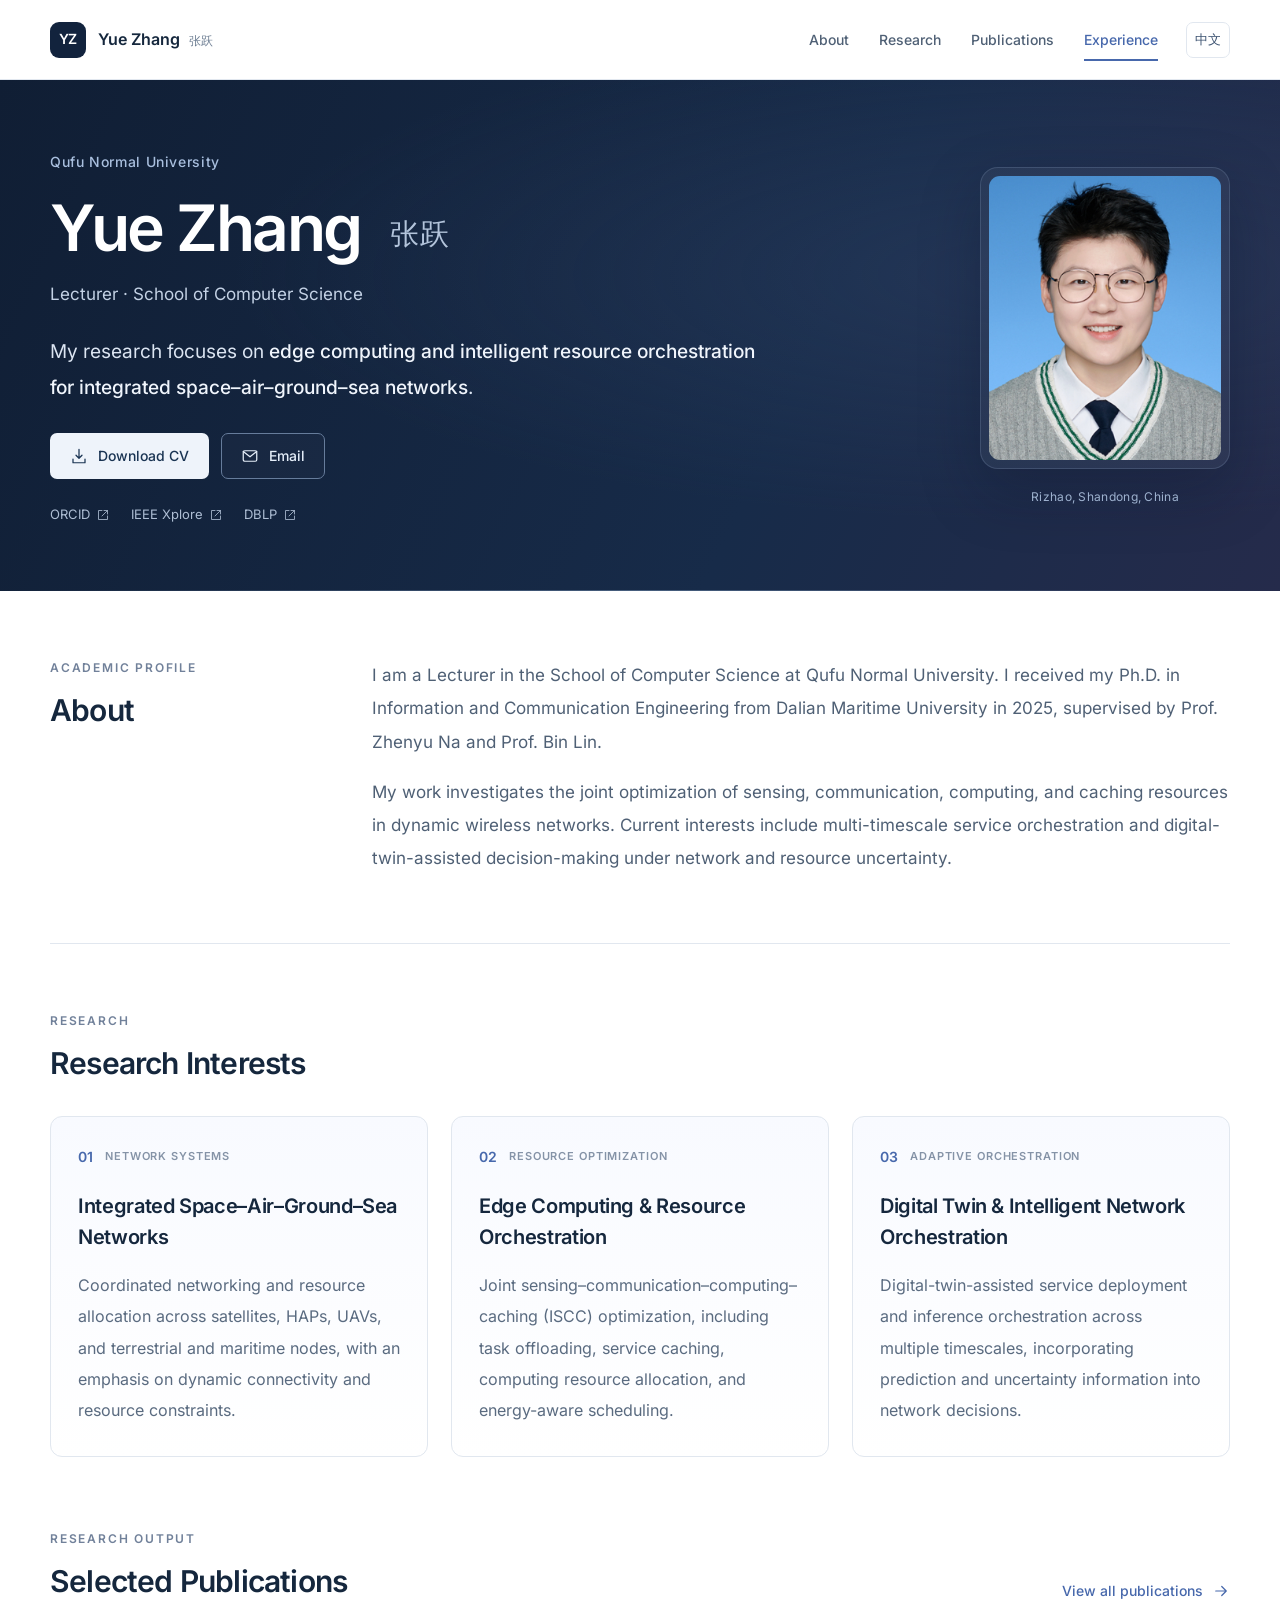
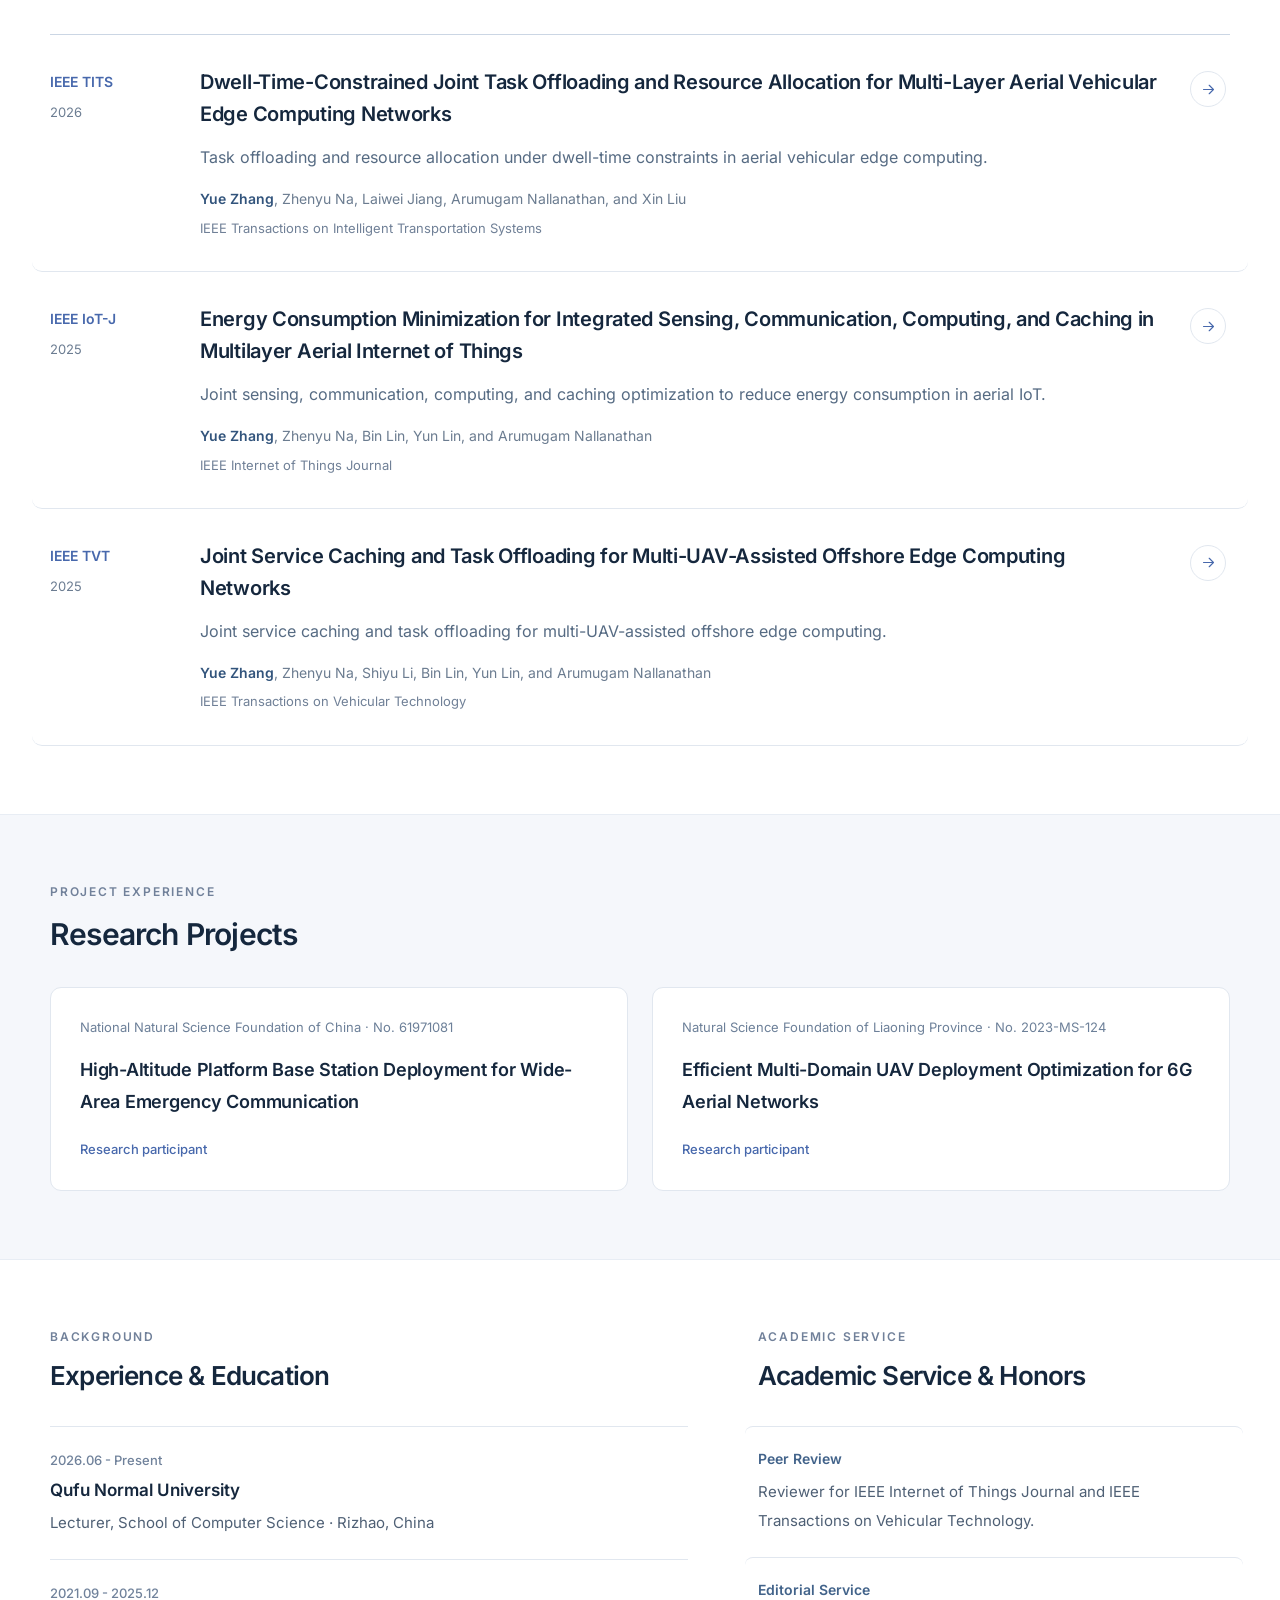
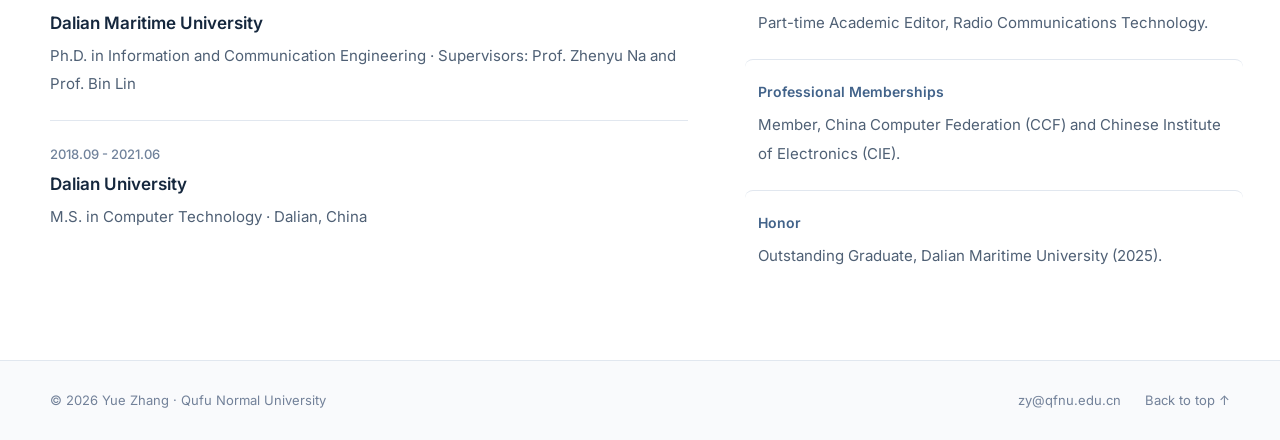
<file: index.html>
<!doctype html>
<html lang="en"><head><meta charset="utf-8"><meta name="viewport" content="width=device-width,initial-scale=1"><meta name="theme-color" content="#12233d"><title>Yue Zhang | Qufu Normal University</title><meta name="description" content="My research focuses on edge computing and intelligent resource orchestration for integrated space–air–ground–sea networks."><link rel="canonical" href="https://Leon1995-ai.github.io/"><link rel="alternate" hreflang="en" href="https://Leon1995-ai.github.io/"><link rel="alternate" hreflang="zh-CN" href="https://Leon1995-ai.github.io/zh/"><link rel="icon" href="assets/favicon.svg" type="image/svg+xml"><link rel="stylesheet" href="academic-v7.css"><meta property="og:title" content="Yue Zhang | Qufu Normal University"><meta property="og:description" content="My research focuses on edge computing and intelligent resource orchestration for integrated space–air–ground–sea networks."><meta property="og:type" content="website"><meta property="og:url" content="https://Leon1995-ai.github.io/"><meta property="og:image" content="https://Leon1995-ai.github.io/assets/profile.jpg"><meta property="og:image:alt" content="Portrait of Yue Zhang"><meta property="og:locale" content="en_US"><meta name="twitter:card" content="summary"><meta name="twitter:image" content="https://Leon1995-ai.github.io/assets/profile.jpg"><script type="application/ld+json">{"@context": "https://schema.org", "@type": "Person", "name": "Yue Zhang", "alternateName": "张跃", "url": "https://Leon1995-ai.github.io/", "image": "https://Leon1995-ai.github.io/assets/profile.jpg", "jobTitle": "Lecturer", "affiliation": {"@type": "CollegeOrUniversity", "name": "Qufu Normal University"}, "alumniOf": {"@type": "CollegeOrUniversity", "name": "Dalian Maritime University"}, "email": "mailto:zy@qfnu.edu.cn", "sameAs": ["https://orcid.org/0000-0002-8263-3682", "https://ieeexplore.ieee.org/author/37089993164", "https://dblp.org/pid/47/722-70", "https://github.com/Leon1995-ai"], "knowsAbout": ["Integrated space-air-ground-sea networks", "Edge computing", "Resource orchestration", "Integrated sensing-communication-computing-caching (ISCC)", "Digital twins", "Multi-timescale network orchestration", "UAV/HAP-assisted networking"]}</script></head><body class="home-page"><a class="skip-link" href="#main">Skip to content</a><header class="site-header"><div class="header-inner"><a class="brand" href="index.html"><span class="brand-mark" aria-hidden="true">YZ</span><span>Yue Zhang<small>张跃</small></span></a><nav class="desktop-nav" aria-label="Main navigation"><a href="index.html#about">About</a><a href="index.html#research">Research</a><a href="publications.html">Publications</a><a href="index.html#experience">Experience</a></nav><div class="header-tools"><a class="lang-switch" href="zh/index.html" lang="zh-CN" aria-label="切换到中文">中文</a><button type="button" class="menu-button" id="menuButton" aria-controls="mobileNav" aria-label="Open navigation" aria-expanded="false"><span></span><span></span><span></span></button></div></div><nav class="mobile-nav" id="mobileNav" hidden aria-label="Mobile navigation"><a href="index.html#about">About</a><a href="index.html#research">Research</a><a href="publications.html">Publications</a><a href="index.html#experience">Experience</a></nav></header><main id="main"><section class="hero"><div class="shell hero-inner"><div class="hero-copy"><p class="hero-affiliation">Qufu Normal University</p><h1>Yue Zhang <span>张跃</span></h1><p class="hero-role">Lecturer · School of Computer Science</p><p class="hero-intro">My research focuses on <strong>edge computing and intelligent resource orchestration for integrated space–air–ground–sea networks</strong>.</p><div class="hero-actions"><a class="button button-light" href="assets/Yue_Zhang_CV.pdf" target="_blank" rel="noreferrer"><svg viewBox="0 0 24 24" fill="none" stroke="currentColor" stroke-width="1.65" stroke-linecap="round" stroke-linejoin="round" aria-hidden="true"><path d="M12 3v12m-4-4 4 4 4-4M4 16v5h16v-5"/></svg>Download CV</a><a class="button button-outline" href="mailto:zy@qfnu.edu.cn"><svg viewBox="0 0 24 24" fill="none" stroke="currentColor" stroke-width="1.65" stroke-linecap="round" stroke-linejoin="round" aria-hidden="true"><rect x="3" y="5" width="18" height="14" rx="2"/><path d="m3 6 9 7 9-7"/></svg>Email</a></div><div class="profile-links"><a href="https://orcid.org/0000-0002-8263-3682" target="_blank" rel="noreferrer">ORCID <svg viewBox="0 0 24 24" fill="none" stroke="currentColor" stroke-width="1.65" stroke-linecap="round" stroke-linejoin="round" aria-hidden="true"><path d="M14 3h7v7m0-7-11 11M10 3H3v18h18v-7"/></svg></a><a href="https://ieeexplore.ieee.org/author/37089993164" target="_blank" rel="noreferrer">IEEE Xplore <svg viewBox="0 0 24 24" fill="none" stroke="currentColor" stroke-width="1.65" stroke-linecap="round" stroke-linejoin="round" aria-hidden="true"><path d="M14 3h7v7m0-7-11 11M10 3H3v18h18v-7"/></svg></a><a href="https://dblp.org/pid/47/722-70" target="_blank" rel="noreferrer">DBLP <svg viewBox="0 0 24 24" fill="none" stroke="currentColor" stroke-width="1.65" stroke-linecap="round" stroke-linejoin="round" aria-hidden="true"><path d="M14 3h7v7m0-7-11 11M10 3H3v18h18v-7"/></svg></a></div></div><figure class="hero-portrait"><div class="portrait-frame"><img src="assets/profile.jpg" alt="Portrait of Yue Zhang" width="234" height="284" fetchpriority="high"></div><figcaption>Rizhao, Shandong, China</figcaption></figure></div></section><section class="section about-section shell" id="about"><div class="about-heading"><p class="eyebrow">ACADEMIC PROFILE</p><h2>About</h2></div><div class="prose"><p>I am a Lecturer in the School of Computer Science at Qufu Normal University. I received my Ph.D. in Information and Communication Engineering from Dalian Maritime University in 2025, supervised by Prof. Zhenyu Na and Prof. Bin Lin.</p><p>My work investigates the joint optimization of sensing, communication, computing, and caching resources in dynamic wireless networks. Current interests include multi-timescale service orchestration and digital-twin-assisted decision-making under network and resource uncertainty.</p></div></section><section class="section research-section shell" id="research"><div class="section-heading"><div><p class="eyebrow">RESEARCH</p><h2>Research Interests</h2></div></div><div class="research-grid"><article class="research-card"><div class="research-topline"><span class="research-number">01</span><span class="research-label">NETWORK SYSTEMS</span></div><h3>Integrated Space–Air–Ground–Sea Networks</h3><p>Coordinated networking and resource allocation across satellites, HAPs, UAVs, and terrestrial and maritime nodes, with an emphasis on dynamic connectivity and resource constraints.</p></article><article class="research-card"><div class="research-topline"><span class="research-number">02</span><span class="research-label">RESOURCE OPTIMIZATION</span></div><h3>Edge Computing &amp; Resource Orchestration</h3><p>Joint sensing–communication–computing–caching (ISCC) optimization, including task offloading, service caching, computing resource allocation, and energy-aware scheduling.</p></article><article class="research-card"><div class="research-topline"><span class="research-number">03</span><span class="research-label">ADAPTIVE ORCHESTRATION</span></div><h3>Digital Twin &amp; Intelligent Network Orchestration</h3><p>Digital-twin-assisted service deployment and inference orchestration across multiple timescales, incorporating prediction and uncertainty information into network decisions.</p></article></div></section><section class="section selected-section shell" id="publications"><div class="section-heading"><div><p class="eyebrow">RESEARCH OUTPUT</p><h2>Selected Publications</h2></div><a class="text-link" href="publications.html">View all publications <svg viewBox="0 0 24 24" fill="none" stroke="currentColor" stroke-width="1.65" stroke-linecap="round" stroke-linejoin="round" aria-hidden="true"><path d="M5 12h14m-6-6 6 6-6 6"/></svg></a></div><div class="selected-list"><article class="selected-paper"><div class="selected-meta"><span>IEEE TITS</span><span class="selected-year">2026</span></div><div class="selected-body"><h3><a href="https://doi.org/10.1109/TITS.2026.3692669" target="_blank" rel="noreferrer">Dwell-Time-Constrained Joint Task Offloading and Resource Allocation for Multi-Layer Aerial Vehicular Edge Computing Networks</a></h3><p class="selected-summary">Task offloading and resource allocation under dwell-time constraints in aerial vehicular edge computing.</p><p class="authors"><strong>Yue Zhang</strong>, Zhenyu Na, Laiwei Jiang, Arumugam Nallanathan, and Xin Liu</p><p class="selected-venue">IEEE Transactions on Intelligent Transportation Systems</p></div><a class="paper-link" href="publications.html#paper-1" aria-label="Paper details: Dwell-Time-Constrained Joint Task Offloading and Resource Allocation for Multi-Layer Aerial Vehicular Edge Computing Networks"><svg viewBox="0 0 24 24" fill="none" stroke="currentColor" stroke-width="1.65" stroke-linecap="round" stroke-linejoin="round" aria-hidden="true"><path d="M5 12h14m-6-6 6 6-6 6"/></svg></a></article><article class="selected-paper"><div class="selected-meta"><span>IEEE IoT-J</span><span class="selected-year">2025</span></div><div class="selected-body"><h3><a href="https://doi.org/10.1109/JIOT.2025.3602793" target="_blank" rel="noreferrer">Energy Consumption Minimization for Integrated Sensing, Communication, Computing, and Caching in Multilayer Aerial Internet of Things</a></h3><p class="selected-summary">Joint sensing, communication, computing, and caching optimization to reduce energy consumption in aerial IoT.</p><p class="authors"><strong>Yue Zhang</strong>, Zhenyu Na, Bin Lin, Yun Lin, and Arumugam Nallanathan</p><p class="selected-venue">IEEE Internet of Things Journal</p></div><a class="paper-link" href="publications.html#paper-3" aria-label="Paper details: Energy Consumption Minimization for Integrated Sensing, Communication, Computing, and Caching in Multilayer Aerial Internet of Things"><svg viewBox="0 0 24 24" fill="none" stroke="currentColor" stroke-width="1.65" stroke-linecap="round" stroke-linejoin="round" aria-hidden="true"><path d="M5 12h14m-6-6 6 6-6 6"/></svg></a></article><article class="selected-paper"><div class="selected-meta"><span>IEEE TVT</span><span class="selected-year">2025</span></div><div class="selected-body"><h3><a href="https://doi.org/10.1109/TVT.2025.3589880" target="_blank" rel="noreferrer">Joint Service Caching and Task Offloading for Multi-UAV-Assisted Offshore Edge Computing Networks</a></h3><p class="selected-summary">Joint service caching and task offloading for multi-UAV-assisted offshore edge computing.</p><p class="authors"><strong>Yue Zhang</strong>, Zhenyu Na, Shiyu Li, Bin Lin, Yun Lin, and Arumugam Nallanathan</p><p class="selected-venue">IEEE Transactions on Vehicular Technology</p></div><a class="paper-link" href="publications.html#paper-4" aria-label="Paper details: Joint Service Caching and Task Offloading for Multi-UAV-Assisted Offshore Edge Computing Networks"><svg viewBox="0 0 24 24" fill="none" stroke="currentColor" stroke-width="1.65" stroke-linecap="round" stroke-linejoin="round" aria-hidden="true"><path d="M5 12h14m-6-6 6 6-6 6"/></svg></a></article></div></section><div class="project-band"><section class="section shell" id="projects"><div class="section-heading"><div><p class="eyebrow">PROJECT EXPERIENCE</p><h2>Research Projects</h2></div></div><div class="project-grid"><article class="project-card"><p class="project-meta">National Natural Science Foundation of China · No. 61971081</p><h3>High-Altitude Platform Base Station Deployment for Wide-Area Emergency Communication</h3><p class="project-role">Research participant</p></article><article class="project-card"><p class="project-meta">Natural Science Foundation of Liaoning Province · No. 2023-MS-124</p><h3>Efficient Multi-Domain UAV Deployment Optimization for 6G Aerial Networks</h3><p class="project-role">Research participant</p></article></div></section></div><section class="section background-section shell" id="experience"><div><div class="section-heading"><div><p class="eyebrow">BACKGROUND</p><h2>Experience & Education</h2></div></div><div class="timeline">
<div class="timeline-item">
<div class="timeline-date">2026.06 - Present</div>
<div><h3>Qufu Normal University</h3><p>Lecturer, School of Computer Science · Rizhao, China</p></div>
</div>
<div class="timeline-item">
<div class="timeline-date">2021.09 - 2025.12</div>
<div><h3>Dalian Maritime University</h3><p>Ph.D. in Information and Communication Engineering · Supervisors: Prof. Zhenyu Na and Prof. Bin Lin</p></div>
</div>
<div class="timeline-item">
<div class="timeline-date">2018.09 - 2021.06</div>
<div><h3>Dalian University</h3><p>M.S. in Computer Technology · Dalian, China</p></div>
</div>

</div></div><div class="service-column" id="service"><div class="section-heading"><div><p class="eyebrow">ACADEMIC SERVICE</p><h2>Academic Service & Honors</h2></div></div><div class="service-grid"><div class="service-card">
<h3>Peer Review</h3>
<p>Reviewer for <em>IEEE Internet of Things Journal</em> and <em>IEEE Transactions on Vehicular Technology</em>.</p>
</div><div class="service-card">
<h3>Editorial Service</h3>
<p>Part-time Academic Editor, <em>Radio Communications Technology</em>.</p>
</div><div class="service-card">
<h3>Professional Memberships</h3>
<p>Member, China Computer Federation (CCF) and Chinese Institute of Electronics (CIE).</p>
</div><div class="service-card">
<h3>Honor</h3>
<p>Outstanding Graduate, Dalian Maritime University (2025).</p>
</div></div></div></section></main><footer class="site-footer"><div class="shell footer-inner"><p>© <span id="year">2026</span> Yue Zhang · Qufu Normal University</p><div><a href="mailto:zy@qfnu.edu.cn">zy@qfnu.edu.cn</a><a href="#main">Back to top ↑</a></div></div></footer><script src="academic-v7.js" defer></script></body></html>
</file>
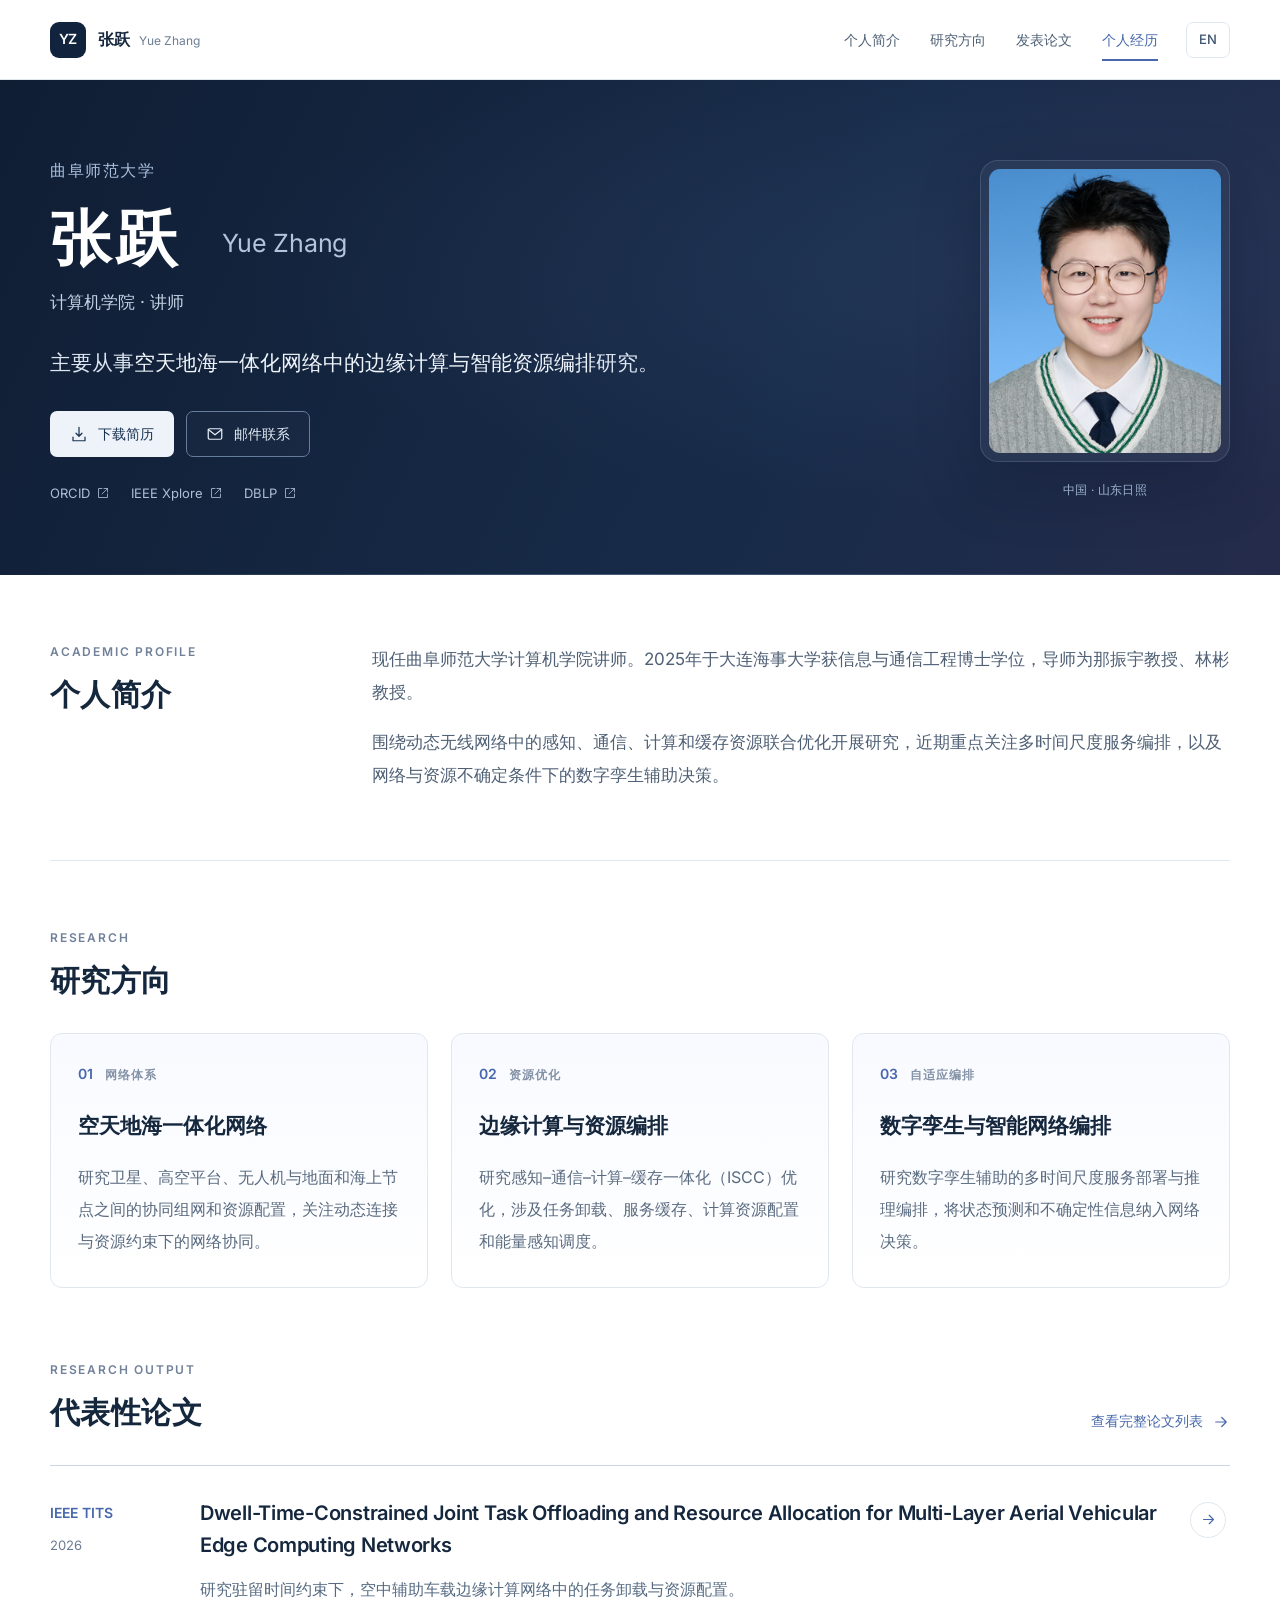
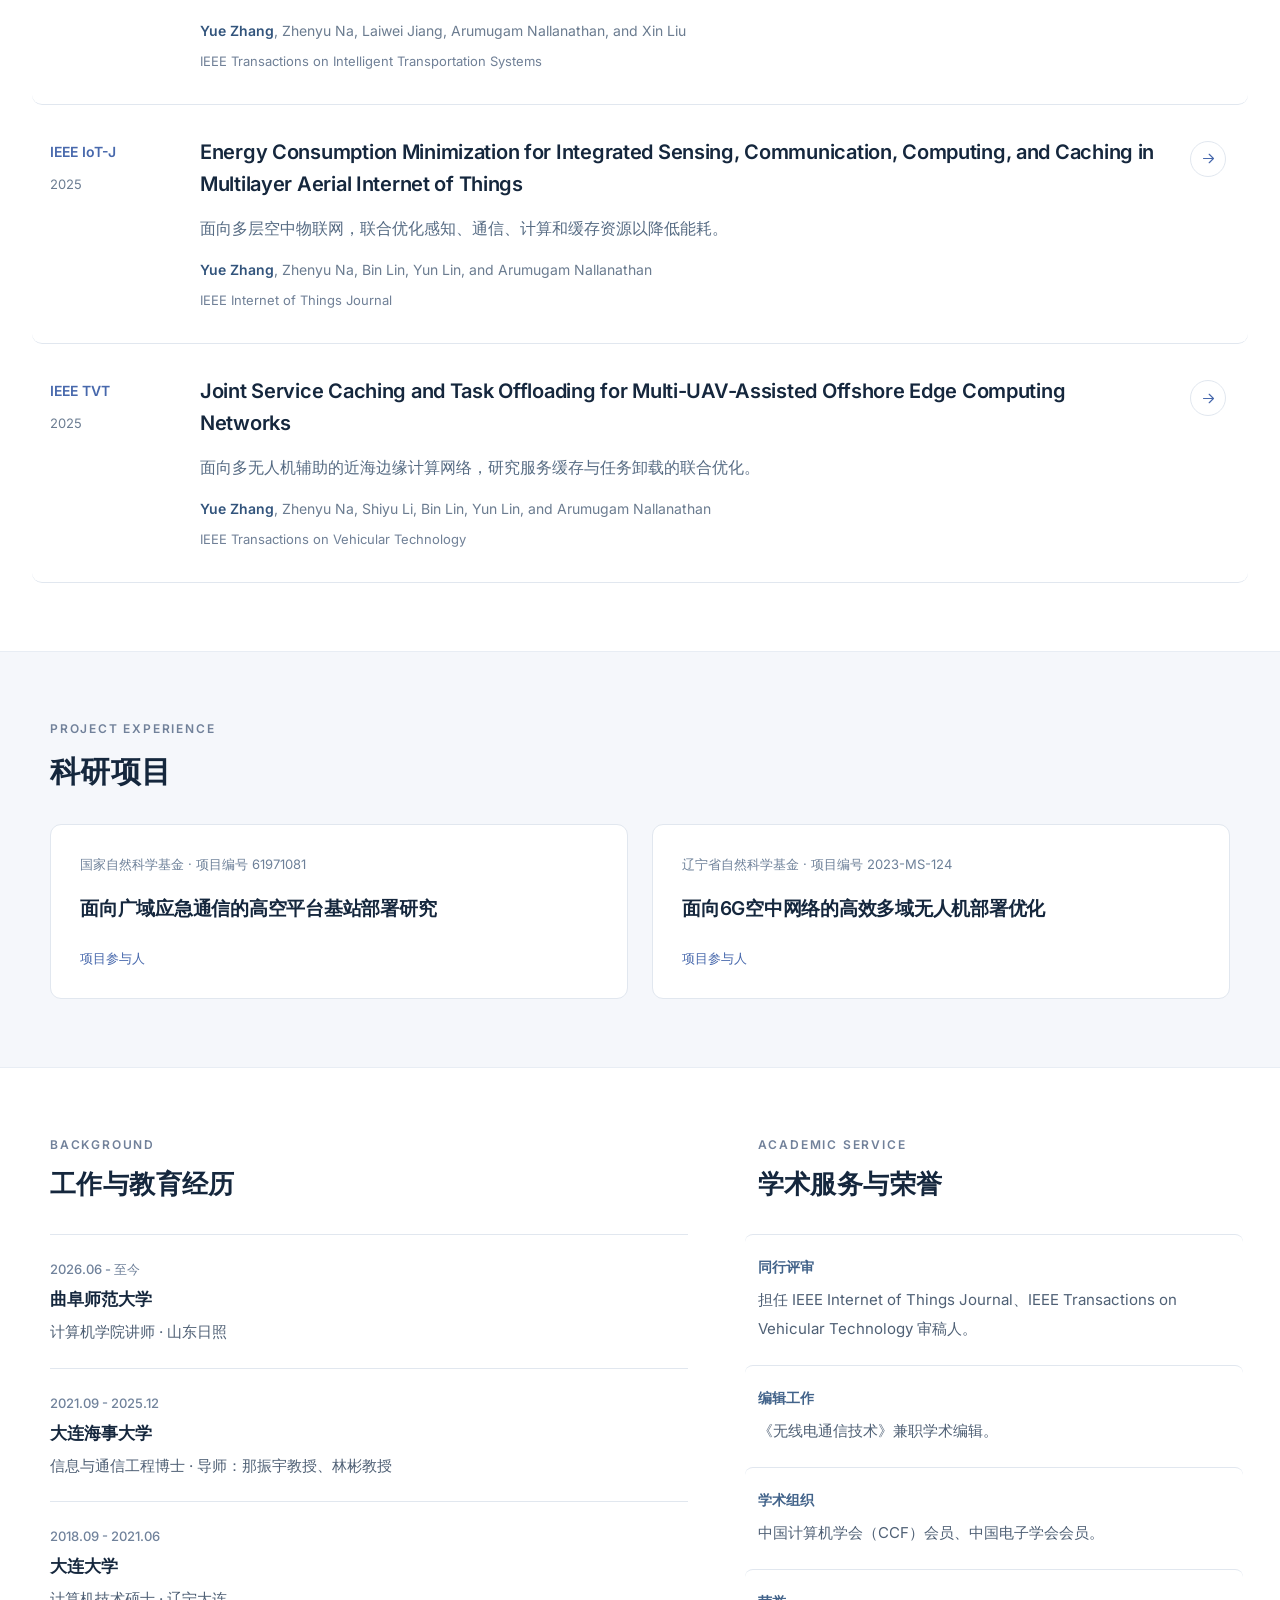
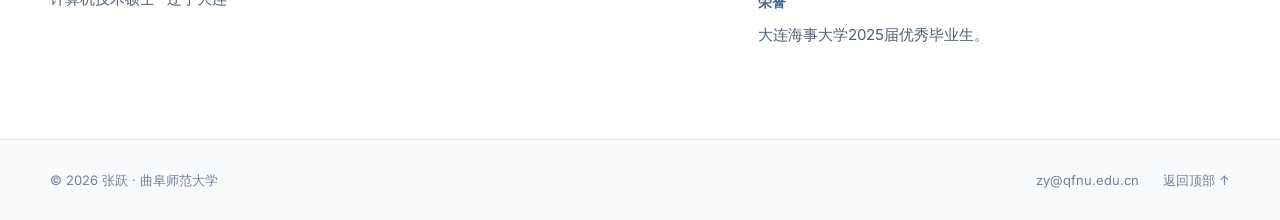
<file: zh/index.html>
<!doctype html>
<html lang="zh-CN"><head><meta charset="utf-8"><meta name="viewport" content="width=device-width,initial-scale=1"><meta name="theme-color" content="#12233d"><title>张跃 | 曲阜师范大学</title><meta name="description" content="主要从事空天地海一体化网络中的边缘计算与智能资源编排研究。"><link rel="canonical" href="https://Leon1995-ai.github.io/zh/"><link rel="alternate" hreflang="en" href="https://Leon1995-ai.github.io/"><link rel="alternate" hreflang="zh-CN" href="https://Leon1995-ai.github.io/zh/"><link rel="icon" href="../assets/favicon.svg" type="image/svg+xml"><link rel="stylesheet" href="../academic-v7.css"><meta property="og:title" content="张跃 | 曲阜师范大学"><meta property="og:description" content="主要从事空天地海一体化网络中的边缘计算与智能资源编排研究。"><meta property="og:type" content="website"><meta property="og:url" content="https://Leon1995-ai.github.io/zh/"><meta property="og:image" content="https://Leon1995-ai.github.io/assets/profile.jpg"><meta property="og:image:alt" content="Portrait of Yue Zhang"><meta property="og:locale" content="zh_CN"><meta name="twitter:card" content="summary"><meta name="twitter:image" content="https://Leon1995-ai.github.io/assets/profile.jpg"><script type="application/ld+json">{"@context": "https://schema.org", "@type": "Person", "name": "Yue Zhang", "alternateName": "张跃", "url": "https://Leon1995-ai.github.io/", "image": "https://Leon1995-ai.github.io/assets/profile.jpg", "jobTitle": "Lecturer", "affiliation": {"@type": "CollegeOrUniversity", "name": "Qufu Normal University"}, "alumniOf": {"@type": "CollegeOrUniversity", "name": "Dalian Maritime University"}, "email": "mailto:zy@qfnu.edu.cn", "sameAs": ["https://orcid.org/0000-0002-8263-3682", "https://ieeexplore.ieee.org/author/37089993164", "https://dblp.org/pid/47/722-70", "https://github.com/Leon1995-ai"], "knowsAbout": ["Integrated space-air-ground-sea networks", "Edge computing", "Resource orchestration", "Integrated sensing-communication-computing-caching (ISCC)", "Digital twins", "Multi-timescale network orchestration", "UAV/HAP-assisted networking"]}</script></head><body class="home-page"><a class="skip-link" href="#main">跳至正文</a><header class="site-header"><div class="header-inner"><a class="brand" href="index.html"><span class="brand-mark" aria-hidden="true">YZ</span><span>张跃<small>Yue Zhang</small></span></a><nav class="desktop-nav" aria-label="主导航"><a href="index.html#about">个人简介</a><a href="index.html#research">研究方向</a><a href="publications.html">发表论文</a><a href="index.html#experience">个人经历</a></nav><div class="header-tools"><a class="lang-switch" href="../index.html" lang="en" aria-label="Switch to English">EN</a><button type="button" class="menu-button" id="menuButton" aria-controls="mobileNav" aria-label="打开导航" aria-expanded="false"><span></span><span></span><span></span></button></div></div><nav class="mobile-nav" id="mobileNav" hidden aria-label="移动端导航"><a href="index.html#about">个人简介</a><a href="index.html#research">研究方向</a><a href="publications.html">发表论文</a><a href="index.html#experience">个人经历</a></nav></header><main id="main"><section class="hero"><div class="shell hero-inner"><div class="hero-copy"><p class="hero-affiliation">曲阜师范大学</p><h1>张跃 <span>Yue Zhang</span></h1><p class="hero-role">计算机学院 · 讲师</p><p class="hero-intro">主要从事<strong>空天地海一体化网络中的边缘计算与智能资源编排</strong>研究。</p><div class="hero-actions"><a class="button button-light" href="../assets/Yue_Zhang_CV.pdf" target="_blank" rel="noreferrer"><svg viewBox="0 0 24 24" fill="none" stroke="currentColor" stroke-width="1.65" stroke-linecap="round" stroke-linejoin="round" aria-hidden="true"><path d="M12 3v12m-4-4 4 4 4-4M4 16v5h16v-5"/></svg>下载简历</a><a class="button button-outline" href="mailto:zy@qfnu.edu.cn"><svg viewBox="0 0 24 24" fill="none" stroke="currentColor" stroke-width="1.65" stroke-linecap="round" stroke-linejoin="round" aria-hidden="true"><rect x="3" y="5" width="18" height="14" rx="2"/><path d="m3 6 9 7 9-7"/></svg>邮件联系</a></div><div class="profile-links"><a href="https://orcid.org/0000-0002-8263-3682" target="_blank" rel="noreferrer">ORCID <svg viewBox="0 0 24 24" fill="none" stroke="currentColor" stroke-width="1.65" stroke-linecap="round" stroke-linejoin="round" aria-hidden="true"><path d="M14 3h7v7m0-7-11 11M10 3H3v18h18v-7"/></svg></a><a href="https://ieeexplore.ieee.org/author/37089993164" target="_blank" rel="noreferrer">IEEE Xplore <svg viewBox="0 0 24 24" fill="none" stroke="currentColor" stroke-width="1.65" stroke-linecap="round" stroke-linejoin="round" aria-hidden="true"><path d="M14 3h7v7m0-7-11 11M10 3H3v18h18v-7"/></svg></a><a href="https://dblp.org/pid/47/722-70" target="_blank" rel="noreferrer">DBLP <svg viewBox="0 0 24 24" fill="none" stroke="currentColor" stroke-width="1.65" stroke-linecap="round" stroke-linejoin="round" aria-hidden="true"><path d="M14 3h7v7m0-7-11 11M10 3H3v18h18v-7"/></svg></a></div></div><figure class="hero-portrait"><div class="portrait-frame"><img src="../assets/profile.jpg" alt="张跃" width="234" height="284" fetchpriority="high"></div><figcaption>中国 · 山东日照</figcaption></figure></div></section><section class="section about-section shell" id="about"><div class="about-heading"><p class="eyebrow">ACADEMIC PROFILE</p><h2>个人简介</h2></div><div class="prose"><p>现任曲阜师范大学计算机学院讲师。2025年于大连海事大学获信息与通信工程博士学位，导师为那振宇教授、林彬教授。</p><p>围绕动态无线网络中的感知、通信、计算和缓存资源联合优化开展研究，近期重点关注多时间尺度服务编排，以及网络与资源不确定条件下的数字孪生辅助决策。</p></div></section><section class="section research-section shell" id="research"><div class="section-heading"><div><p class="eyebrow">RESEARCH</p><h2>研究方向</h2></div></div><div class="research-grid"><article class="research-card"><div class="research-topline"><span class="research-number">01</span><span class="research-label">网络体系</span></div><h3>空天地海一体化网络</h3><p>研究卫星、高空平台、无人机与地面和海上节点之间的协同组网和资源配置，关注动态连接与资源约束下的网络协同。</p></article><article class="research-card"><div class="research-topline"><span class="research-number">02</span><span class="research-label">资源优化</span></div><h3>边缘计算与资源编排</h3><p>研究感知–通信–计算–缓存一体化（ISCC）优化，涉及任务卸载、服务缓存、计算资源配置和能量感知调度。</p></article><article class="research-card"><div class="research-topline"><span class="research-number">03</span><span class="research-label">自适应编排</span></div><h3>数字孪生与智能网络编排</h3><p>研究数字孪生辅助的多时间尺度服务部署与推理编排，将状态预测和不确定性信息纳入网络决策。</p></article></div></section><section class="section selected-section shell" id="publications"><div class="section-heading"><div><p class="eyebrow">RESEARCH OUTPUT</p><h2>代表性论文</h2></div><a class="text-link" href="publications.html">查看完整论文列表 <svg viewBox="0 0 24 24" fill="none" stroke="currentColor" stroke-width="1.65" stroke-linecap="round" stroke-linejoin="round" aria-hidden="true"><path d="M5 12h14m-6-6 6 6-6 6"/></svg></a></div><div class="selected-list"><article class="selected-paper"><div class="selected-meta"><span>IEEE TITS</span><span class="selected-year">2026</span></div><div class="selected-body"><h3><a href="https://doi.org/10.1109/TITS.2026.3692669" target="_blank" rel="noreferrer">Dwell-Time-Constrained Joint Task Offloading and Resource Allocation for Multi-Layer Aerial Vehicular Edge Computing Networks</a></h3><p class="selected-summary">研究驻留时间约束下，空中辅助车载边缘计算网络中的任务卸载与资源配置。</p><p class="authors"><strong>Yue Zhang</strong>, Zhenyu Na, Laiwei Jiang, Arumugam Nallanathan, and Xin Liu</p><p class="selected-venue">IEEE Transactions on Intelligent Transportation Systems</p></div><a class="paper-link" href="publications.html#paper-1" aria-label="论文详情：Dwell-Time-Constrained Joint Task Offloading and Resource Allocation for Multi-Layer Aerial Vehicular Edge Computing Networks"><svg viewBox="0 0 24 24" fill="none" stroke="currentColor" stroke-width="1.65" stroke-linecap="round" stroke-linejoin="round" aria-hidden="true"><path d="M5 12h14m-6-6 6 6-6 6"/></svg></a></article><article class="selected-paper"><div class="selected-meta"><span>IEEE IoT-J</span><span class="selected-year">2025</span></div><div class="selected-body"><h3><a href="https://doi.org/10.1109/JIOT.2025.3602793" target="_blank" rel="noreferrer">Energy Consumption Minimization for Integrated Sensing, Communication, Computing, and Caching in Multilayer Aerial Internet of Things</a></h3><p class="selected-summary">面向多层空中物联网，联合优化感知、通信、计算和缓存资源以降低能耗。</p><p class="authors"><strong>Yue Zhang</strong>, Zhenyu Na, Bin Lin, Yun Lin, and Arumugam Nallanathan</p><p class="selected-venue">IEEE Internet of Things Journal</p></div><a class="paper-link" href="publications.html#paper-3" aria-label="论文详情：Energy Consumption Minimization for Integrated Sensing, Communication, Computing, and Caching in Multilayer Aerial Internet of Things"><svg viewBox="0 0 24 24" fill="none" stroke="currentColor" stroke-width="1.65" stroke-linecap="round" stroke-linejoin="round" aria-hidden="true"><path d="M5 12h14m-6-6 6 6-6 6"/></svg></a></article><article class="selected-paper"><div class="selected-meta"><span>IEEE TVT</span><span class="selected-year">2025</span></div><div class="selected-body"><h3><a href="https://doi.org/10.1109/TVT.2025.3589880" target="_blank" rel="noreferrer">Joint Service Caching and Task Offloading for Multi-UAV-Assisted Offshore Edge Computing Networks</a></h3><p class="selected-summary">面向多无人机辅助的近海边缘计算网络，研究服务缓存与任务卸载的联合优化。</p><p class="authors"><strong>Yue Zhang</strong>, Zhenyu Na, Shiyu Li, Bin Lin, Yun Lin, and Arumugam Nallanathan</p><p class="selected-venue">IEEE Transactions on Vehicular Technology</p></div><a class="paper-link" href="publications.html#paper-4" aria-label="论文详情：Joint Service Caching and Task Offloading for Multi-UAV-Assisted Offshore Edge Computing Networks"><svg viewBox="0 0 24 24" fill="none" stroke="currentColor" stroke-width="1.65" stroke-linecap="round" stroke-linejoin="round" aria-hidden="true"><path d="M5 12h14m-6-6 6 6-6 6"/></svg></a></article></div></section><div class="project-band"><section class="section shell" id="projects"><div class="section-heading"><div><p class="eyebrow">PROJECT EXPERIENCE</p><h2>科研项目</h2></div></div><div class="project-grid"><article class="project-card"><p class="project-meta">国家自然科学基金 · 项目编号 61971081</p><h3>面向广域应急通信的高空平台基站部署研究</h3><p class="project-role">项目参与人</p></article><article class="project-card"><p class="project-meta">辽宁省自然科学基金 · 项目编号 2023-MS-124</p><h3>面向6G空中网络的高效多域无人机部署优化</h3><p class="project-role">项目参与人</p></article></div></section></div><section class="section background-section shell" id="experience"><div><div class="section-heading"><div><p class="eyebrow">BACKGROUND</p><h2>工作与教育经历</h2></div></div><div class="timeline">
<div class="timeline-item">
<div class="timeline-date">2026.06 - 至今</div>
<div><h3>曲阜师范大学</h3><p>计算机学院讲师 · 山东日照</p></div>
</div>
<div class="timeline-item">
<div class="timeline-date">2021.09 - 2025.12</div>
<div><h3>大连海事大学</h3><p>信息与通信工程博士 · 导师：那振宇教授、林彬教授</p></div>
</div>
<div class="timeline-item">
<div class="timeline-date">2018.09 - 2021.06</div>
<div><h3>大连大学</h3><p>计算机技术硕士 · 辽宁大连</p></div>
</div>

</div></div><div class="service-column" id="service"><div class="section-heading"><div><p class="eyebrow">ACADEMIC SERVICE</p><h2>学术服务与荣誉</h2></div></div><div class="service-grid"><div class="service-card">
<h3>同行评审</h3>
<p>担任 <em>IEEE Internet of Things Journal</em>、<em>IEEE Transactions on Vehicular Technology</em> 审稿人。</p>
</div><div class="service-card">
<h3>编辑工作</h3>
<p>《无线电通信技术》兼职学术编辑。</p>
</div><div class="service-card">
<h3>学术组织</h3>
<p>中国计算机学会（CCF）会员、中国电子学会会员。</p>
</div><div class="service-card">
<h3>荣誉</h3>
<p>大连海事大学2025届优秀毕业生。</p>
</div></div></div></section></main><footer class="site-footer"><div class="shell footer-inner"><p>© <span id="year">2026</span> 张跃 · 曲阜师范大学</p><div><a href="mailto:zy@qfnu.edu.cn">zy@qfnu.edu.cn</a><a href="#main">返回顶部 ↑</a></div></div></footer><script src="../academic-v7.js" defer></script></body></html>
</file>
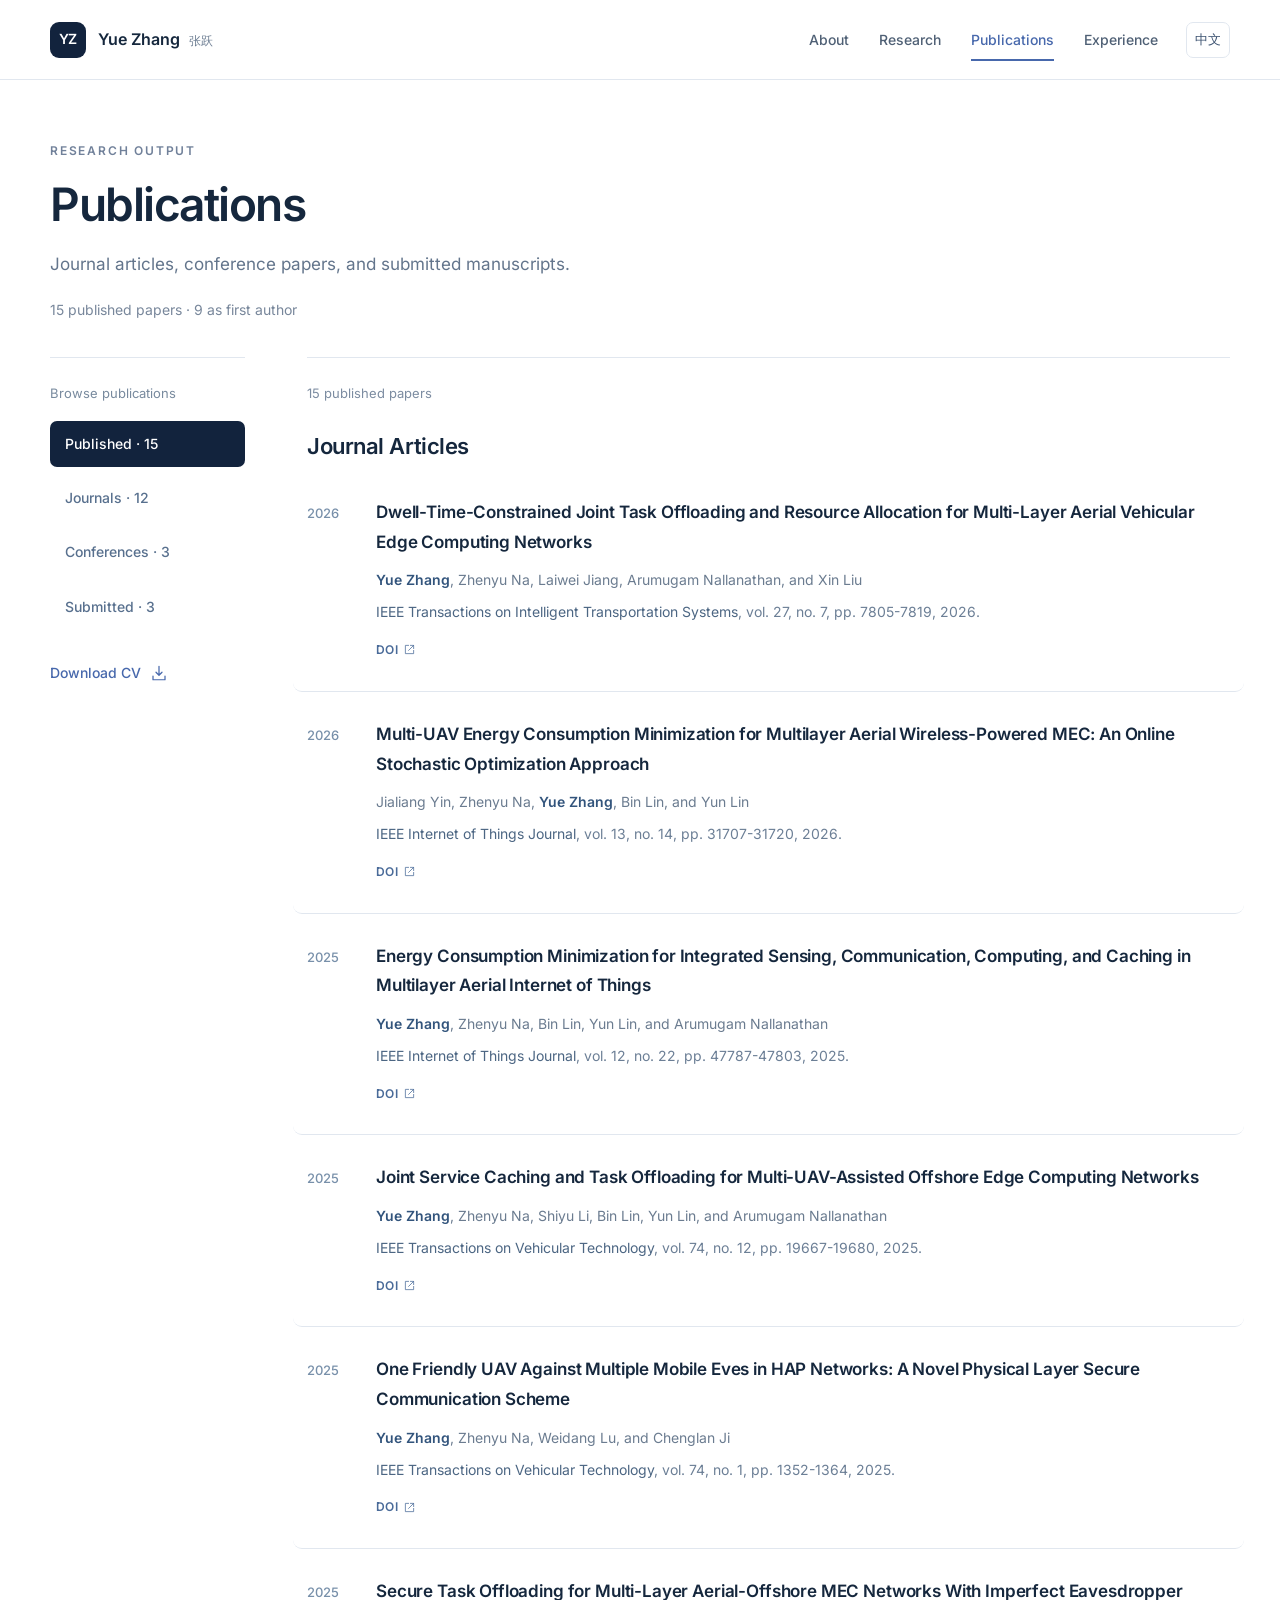
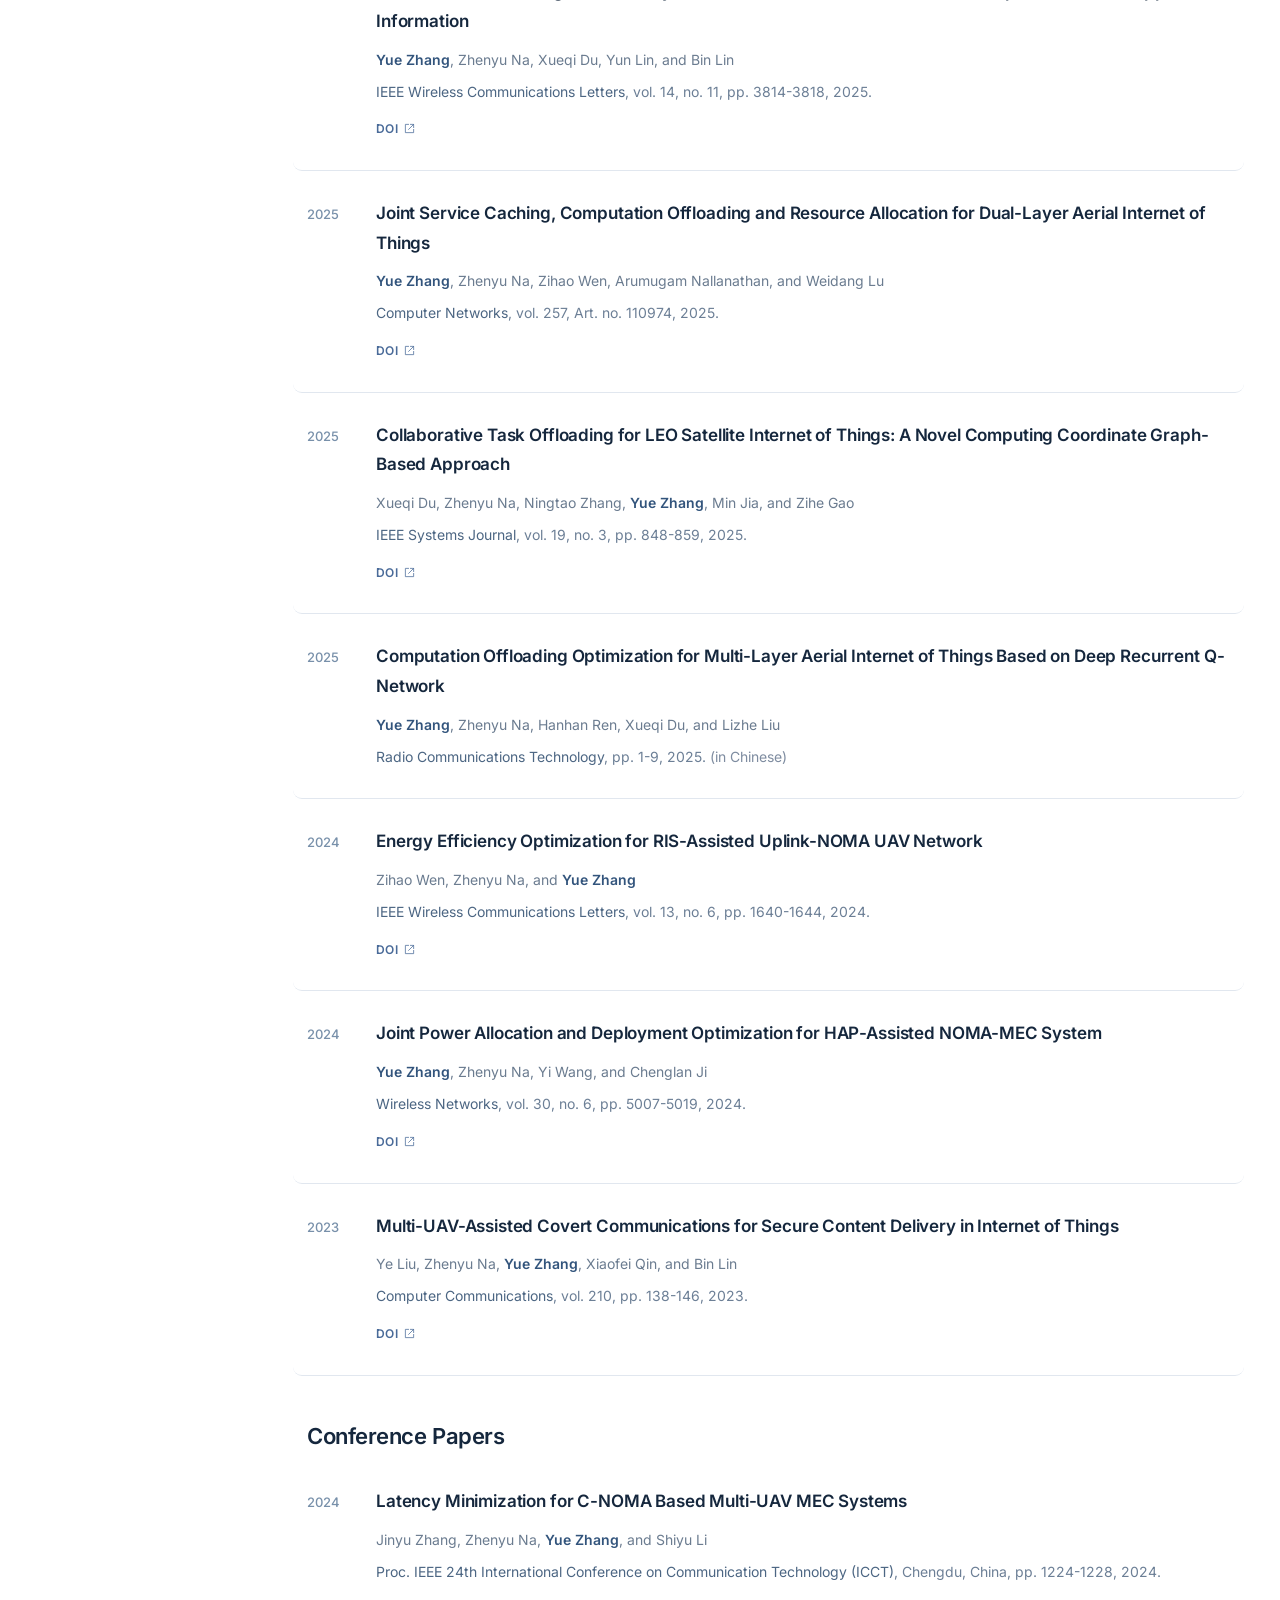
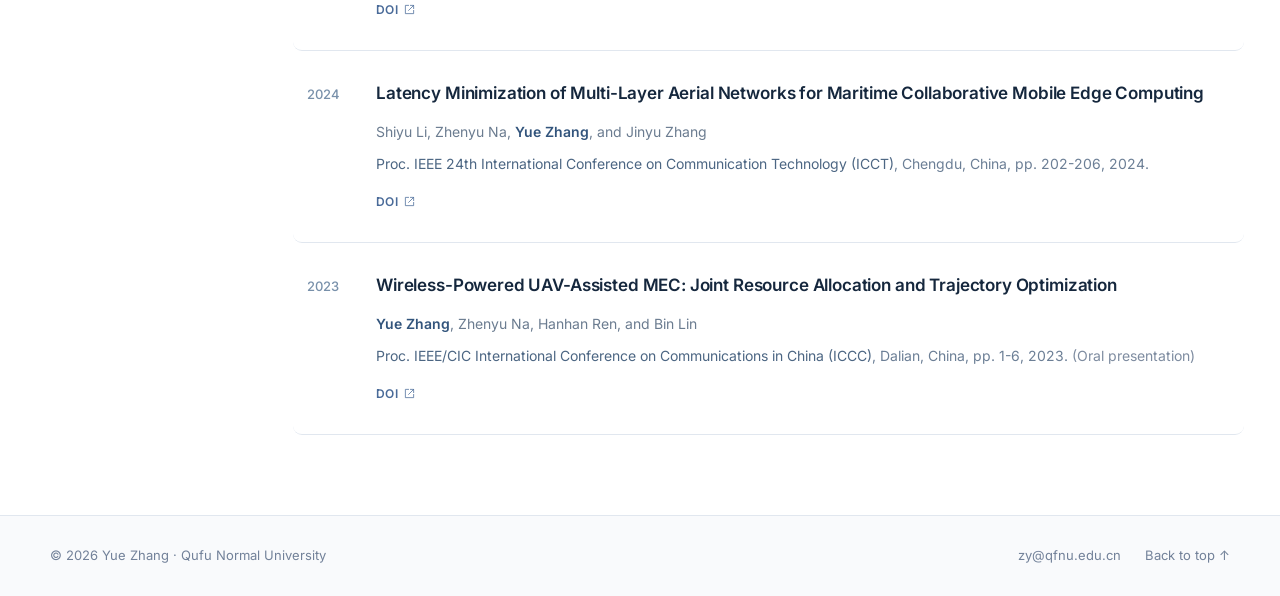
<file: publications.html>
<!doctype html>
<html lang="en"><head><meta charset="utf-8"><meta name="viewport" content="width=device-width,initial-scale=1"><meta name="theme-color" content="#12233d"><title>Publications | Yue Zhang</title><meta name="description" content="Journal articles, conference papers, and submitted manuscripts."><link rel="canonical" href="https://Leon1995-ai.github.io/publications.html"><link rel="alternate" hreflang="en" href="https://Leon1995-ai.github.io/publications.html"><link rel="alternate" hreflang="zh-CN" href="https://Leon1995-ai.github.io/zh/publications.html"><link rel="icon" href="assets/favicon.svg" type="image/svg+xml"><link rel="stylesheet" href="academic-v7.css"><meta property="og:title" content="Publications | Yue Zhang"><meta property="og:description" content="Journal articles, conference papers, and submitted manuscripts."><meta property="og:type" content="website"><meta property="og:url" content="https://Leon1995-ai.github.io/publications.html"><meta property="og:image" content="https://Leon1995-ai.github.io/assets/profile.jpg"><meta property="og:image:alt" content="Portrait of Yue Zhang"><meta property="og:locale" content="en_US"><meta name="twitter:card" content="summary"><meta name="twitter:image" content="https://Leon1995-ai.github.io/assets/profile.jpg"></head><body class="publication-page"><a class="skip-link" href="#main">Skip to content</a><header class="site-header"><div class="header-inner"><a class="brand" href="index.html"><span class="brand-mark" aria-hidden="true">YZ</span><span>Yue Zhang<small>张跃</small></span></a><nav class="desktop-nav" aria-label="Main navigation"><a href="index.html#about">About</a><a href="index.html#research">Research</a><a href="publications.html" aria-current="page">Publications</a><a href="index.html#experience">Experience</a></nav><div class="header-tools"><a class="lang-switch" href="zh/publications.html" lang="zh-CN" aria-label="切换到中文">中文</a><button type="button" class="menu-button" id="menuButton" aria-controls="mobileNav" aria-label="Open navigation" aria-expanded="false"><span></span><span></span><span></span></button></div></div><nav class="mobile-nav" id="mobileNav" hidden aria-label="Mobile navigation"><a href="index.html#about">About</a><a href="index.html#research">Research</a><a href="publications.html" aria-current="page">Publications</a><a href="index.html#experience">Experience</a></nav></header><main id="main"><section class="pub-intro shell"><p class="eyebrow">RESEARCH OUTPUT</p><h1>Publications</h1><p class="lead">Journal articles, conference papers, and submitted manuscripts.</p><p class="pub-count">15 published papers · 9 as first author</p></section><div class="pub-layout shell"><aside class="pub-side"><div class="pub-side-inner"><p class="side-title">Browse publications</p><div class="pub-toolbar" role="group" aria-label="Publication categories"><button type="button" class="filter active" data-filter="all" aria-pressed="true" aria-controls="publicationResults">Published · 15</button><button type="button" class="filter" data-filter="journal" aria-pressed="false" aria-controls="publicationResults">Journals · 12</button><button type="button" class="filter" data-filter="conference" aria-pressed="false" aria-controls="publicationResults">Conferences · 3</button><button type="button" class="filter" data-filter="review" aria-pressed="false" aria-controls="publicationResults">Submitted · 3</button></div><a class="text-link" href="assets/Yue_Zhang_CV.pdf" target="_blank" rel="noreferrer">Download CV <svg viewBox="0 0 24 24" fill="none" stroke="currentColor" stroke-width="1.65" stroke-linecap="round" stroke-linejoin="round" aria-hidden="true"><path d="M12 3v12m-4-4 4 4 4-4M4 16v5h16v-5"/></svg></a></div></aside><section class="pub-content" id="publicationResults" aria-label="Publication list"><p id="resultsStatus" class="results-status" aria-live="polite">15 published papers</p><section class="pub-group" data-group="journal"><h2>Journal Articles</h2><ol class="publication-list"><li class="publication" data-type="journal" id="paper-1">
<div class="pub-year">2026</div>
<div class="pub-body">
<h4><a href="https://doi.org/10.1109/TITS.2026.3692669" rel="noreferrer" target="_blank">Dwell-Time-Constrained Joint Task Offloading and Resource Allocation for Multi-Layer Aerial Vehicular Edge Computing Networks</a></h4>
<p class="authors"><strong>Yue Zhang</strong>, Zhenyu Na, Laiwei Jiang, Arumugam Nallanathan, and Xin Liu</p>
<p class="venue"><em>IEEE Transactions on Intelligent Transportation Systems</em>, vol. 27, no. 7, pp. 7805-7819, 2026.</p>
<a aria-label="Read paper: Dwell-Time-Constrained Joint Task Offloading and Resource Allocation for Multi-Layer Aerial Vehicular Edge Computing Networks" class="doi" href="https://doi.org/10.1109/TITS.2026.3692669" rel="noreferrer" target="_blank">DOI <svg aria-hidden="true" fill="none" stroke="currentColor" stroke-linecap="round" stroke-linejoin="round" stroke-width="1.65" viewbox="0 0 24 24"><path d="M14 3h7v7m0-7-11 11M10 3H3v18h18v-7"></path></svg></a>
</div>
</li><li class="publication" data-type="journal" id="paper-2">
<div class="pub-year">2026</div>
<div class="pub-body">
<h4><a href="https://doi.org/10.1109/JIOT.2026.3687753" rel="noreferrer" target="_blank">Multi-UAV Energy Consumption Minimization for Multilayer Aerial Wireless-Powered MEC: An Online Stochastic Optimization Approach</a></h4>
<p class="authors">Jialiang Yin, Zhenyu Na, <strong>Yue Zhang</strong>, Bin Lin, and Yun Lin</p>
<p class="venue"><em>IEEE Internet of Things Journal</em>, vol. 13, no. 14, pp. 31707-31720, 2026.</p>
<a aria-label="Read paper: Multi-UAV Energy Consumption Minimization for Multilayer Aerial Wireless-Powered MEC: An Online Stochastic Optimization Approach" class="doi" href="https://doi.org/10.1109/JIOT.2026.3687753" rel="noreferrer" target="_blank">DOI <svg aria-hidden="true" fill="none" stroke="currentColor" stroke-linecap="round" stroke-linejoin="round" stroke-width="1.65" viewbox="0 0 24 24"><path d="M14 3h7v7m0-7-11 11M10 3H3v18h18v-7"></path></svg></a>
</div>
</li><li class="publication" data-type="journal" id="paper-3">
<div class="pub-year">2025</div>
<div class="pub-body">
<h4><a href="https://doi.org/10.1109/JIOT.2025.3602793" rel="noreferrer" target="_blank">Energy Consumption Minimization for Integrated Sensing, Communication, Computing, and Caching in Multilayer Aerial Internet of Things</a></h4>
<p class="authors"><strong>Yue Zhang</strong>, Zhenyu Na, Bin Lin, Yun Lin, and Arumugam Nallanathan</p>
<p class="venue"><em>IEEE Internet of Things Journal</em>, vol. 12, no. 22, pp. 47787-47803, 2025.</p>
<a aria-label="Read paper: Energy Consumption Minimization for Integrated Sensing, Communication, Computing, and Caching in Multilayer Aerial Internet of Things" class="doi" href="https://doi.org/10.1109/JIOT.2025.3602793" rel="noreferrer" target="_blank">DOI <svg aria-hidden="true" fill="none" stroke="currentColor" stroke-linecap="round" stroke-linejoin="round" stroke-width="1.65" viewbox="0 0 24 24"><path d="M14 3h7v7m0-7-11 11M10 3H3v18h18v-7"></path></svg></a>
</div>
</li><li class="publication" data-type="journal" id="paper-4">
<div class="pub-year">2025</div>
<div class="pub-body">
<h4><a href="https://doi.org/10.1109/TVT.2025.3589880" rel="noreferrer" target="_blank">Joint Service Caching and Task Offloading for Multi-UAV-Assisted Offshore Edge Computing Networks</a></h4>
<p class="authors"><strong>Yue Zhang</strong>, Zhenyu Na, Shiyu Li, Bin Lin, Yun Lin, and Arumugam Nallanathan</p>
<p class="venue"><em>IEEE Transactions on Vehicular Technology</em>, vol. 74, no. 12, pp. 19667-19680, 2025.</p>
<a aria-label="Read paper: Joint Service Caching and Task Offloading for Multi-UAV-Assisted Offshore Edge Computing Networks" class="doi" href="https://doi.org/10.1109/TVT.2025.3589880" rel="noreferrer" target="_blank">DOI <svg aria-hidden="true" fill="none" stroke="currentColor" stroke-linecap="round" stroke-linejoin="round" stroke-width="1.65" viewbox="0 0 24 24"><path d="M14 3h7v7m0-7-11 11M10 3H3v18h18v-7"></path></svg></a>
</div>
</li><li class="publication" data-type="journal" id="paper-5">
<div class="pub-year">2025</div>
<div class="pub-body">
<h4><a href="https://doi.org/10.1109/TVT.2024.3451508" rel="noreferrer" target="_blank">One Friendly UAV Against Multiple Mobile Eves in HAP Networks: A Novel Physical Layer Secure Communication Scheme</a></h4>
<p class="authors"><strong>Yue Zhang</strong>, Zhenyu Na, Weidang Lu, and Chenglan Ji</p>
<p class="venue"><em>IEEE Transactions on Vehicular Technology</em>, vol. 74, no. 1, pp. 1352-1364, 2025.</p>
<a aria-label="Read paper: One Friendly UAV Against Multiple Mobile Eves in HAP Networks: A Novel Physical Layer Secure Communication Scheme" class="doi" href="https://doi.org/10.1109/TVT.2024.3451508" rel="noreferrer" target="_blank">DOI <svg aria-hidden="true" fill="none" stroke="currentColor" stroke-linecap="round" stroke-linejoin="round" stroke-width="1.65" viewbox="0 0 24 24"><path d="M14 3h7v7m0-7-11 11M10 3H3v18h18v-7"></path></svg></a>
</div>
</li><li class="publication" data-type="journal" id="paper-6">
<div class="pub-year">2025</div>
<div class="pub-body">
<h4><a href="https://doi.org/10.1109/LWC.2025.3606579" rel="noreferrer" target="_blank">Secure Task Offloading for Multi-Layer Aerial-Offshore MEC Networks With Imperfect Eavesdropper Information</a></h4>
<p class="authors"><strong>Yue Zhang</strong>, Zhenyu Na, Xueqi Du, Yun Lin, and Bin Lin</p>
<p class="venue"><em>IEEE Wireless Communications Letters</em>, vol. 14, no. 11, pp. 3814-3818, 2025.</p>
<a aria-label="Read paper: Secure Task Offloading for Multi-Layer Aerial-Offshore MEC Networks With Imperfect Eavesdropper Information" class="doi" href="https://doi.org/10.1109/LWC.2025.3606579" rel="noreferrer" target="_blank">DOI <svg aria-hidden="true" fill="none" stroke="currentColor" stroke-linecap="round" stroke-linejoin="round" stroke-width="1.65" viewbox="0 0 24 24"><path d="M14 3h7v7m0-7-11 11M10 3H3v18h18v-7"></path></svg></a>
</div>
</li><li class="publication" data-type="journal" id="paper-7">
<div class="pub-year">2025</div>
<div class="pub-body">
<h4><a href="https://doi.org/10.1016/j.comnet.2024.110974" rel="noreferrer" target="_blank">Joint Service Caching, Computation Offloading and Resource Allocation for Dual-Layer Aerial Internet of Things</a></h4>
<p class="authors"><strong>Yue Zhang</strong>, Zhenyu Na, Zihao Wen, Arumugam Nallanathan, and Weidang Lu</p>
<p class="venue"><em>Computer Networks</em>, vol. 257, Art. no. 110974, 2025.</p>
<a aria-label="Read paper: Joint Service Caching, Computation Offloading and Resource Allocation for Dual-Layer Aerial Internet of Things" class="doi" href="https://doi.org/10.1016/j.comnet.2024.110974" rel="noreferrer" target="_blank">DOI <svg aria-hidden="true" fill="none" stroke="currentColor" stroke-linecap="round" stroke-linejoin="round" stroke-width="1.65" viewbox="0 0 24 24"><path d="M14 3h7v7m0-7-11 11M10 3H3v18h18v-7"></path></svg></a>
</div>
</li><li class="publication" data-type="journal" id="paper-8">
<div class="pub-year">2025</div>
<div class="pub-body">
<h4><a href="https://doi.org/10.1109/JSYST.2025.3571386" rel="noreferrer" target="_blank">Collaborative Task Offloading for LEO Satellite Internet of Things: A Novel Computing Coordinate Graph-Based Approach</a></h4>
<p class="authors">Xueqi Du, Zhenyu Na, Ningtao Zhang, <strong>Yue Zhang</strong>, Min Jia, and Zihe Gao</p>
<p class="venue"><em>IEEE Systems Journal</em>, vol. 19, no. 3, pp. 848-859, 2025.</p>
<a aria-label="Read paper: Collaborative Task Offloading for LEO Satellite Internet of Things: A Novel Computing Coordinate Graph-Based Approach" class="doi" href="https://doi.org/10.1109/JSYST.2025.3571386" rel="noreferrer" target="_blank">DOI <svg aria-hidden="true" fill="none" stroke="currentColor" stroke-linecap="round" stroke-linejoin="round" stroke-width="1.65" viewbox="0 0 24 24"><path d="M14 3h7v7m0-7-11 11M10 3H3v18h18v-7"></path></svg></a>
</div>
</li><li class="publication" data-type="journal" id="paper-9">
<div class="pub-year">2025</div>
<div class="pub-body">
<h4>Computation Offloading Optimization for Multi-Layer Aerial Internet of Things Based on Deep Recurrent Q-Network</h4>
<p class="authors"><strong>Yue Zhang</strong>, Zhenyu Na, Hanhan Ren, Xueqi Du, and Lizhe Liu</p>
<p class="venue"><em>Radio Communications Technology</em>, pp. 1-9, 2025. <span class="muted">(in Chinese)</span></p>
</div>
</li><li class="publication" data-type="journal" id="paper-10">
<div class="pub-year">2024</div>
<div class="pub-body">
<h4><a href="https://doi.org/10.1109/LWC.2024.3384676" rel="noreferrer" target="_blank">Energy Efficiency Optimization for RIS-Assisted Uplink-NOMA UAV Network</a></h4>
<p class="authors">Zihao Wen, Zhenyu Na, and <strong>Yue Zhang</strong></p>
<p class="venue"><em>IEEE Wireless Communications Letters</em>, vol. 13, no. 6, pp. 1640-1644, 2024.</p>
<a aria-label="Read paper: Energy Efficiency Optimization for RIS-Assisted Uplink-NOMA UAV Network" class="doi" href="https://doi.org/10.1109/LWC.2024.3384676" rel="noreferrer" target="_blank">DOI <svg aria-hidden="true" fill="none" stroke="currentColor" stroke-linecap="round" stroke-linejoin="round" stroke-width="1.65" viewbox="0 0 24 24"><path d="M14 3h7v7m0-7-11 11M10 3H3v18h18v-7"></path></svg></a>
</div>
</li><li class="publication" data-type="journal" id="paper-11">
<div class="pub-year">2024</div>
<div class="pub-body">
<h4><a href="https://doi.org/10.1007/s11276-022-03201-8" rel="noreferrer" target="_blank">Joint Power Allocation and Deployment Optimization for HAP-Assisted NOMA-MEC System</a></h4>
<p class="authors"><strong>Yue Zhang</strong>, Zhenyu Na, Yi Wang, and Chenglan Ji</p>
<p class="venue"><em>Wireless Networks</em>, vol. 30, no. 6, pp. 5007-5019, 2024.</p>
<a aria-label="Read paper: Joint Power Allocation and Deployment Optimization for HAP-Assisted NOMA-MEC System" class="doi" href="https://doi.org/10.1007/s11276-022-03201-8" rel="noreferrer" target="_blank">DOI <svg aria-hidden="true" fill="none" stroke="currentColor" stroke-linecap="round" stroke-linejoin="round" stroke-width="1.65" viewbox="0 0 24 24"><path d="M14 3h7v7m0-7-11 11M10 3H3v18h18v-7"></path></svg></a>
</div>
</li><li class="publication" data-type="journal" id="paper-12">
<div class="pub-year">2023</div>
<div class="pub-body">
<h4><a href="https://doi.org/10.1016/j.comcom.2023.08.006" rel="noreferrer" target="_blank">Multi-UAV-Assisted Covert Communications for Secure Content Delivery in Internet of Things</a></h4>
<p class="authors">Ye Liu, Zhenyu Na, <strong>Yue Zhang</strong>, Xiaofei Qin, and Bin Lin</p>
<p class="venue"><em>Computer Communications</em>, vol. 210, pp. 138-146, 2023.</p>
<a aria-label="Read paper: Multi-UAV-Assisted Covert Communications for Secure Content Delivery in Internet of Things" class="doi" href="https://doi.org/10.1016/j.comcom.2023.08.006" rel="noreferrer" target="_blank">DOI <svg aria-hidden="true" fill="none" stroke="currentColor" stroke-linecap="round" stroke-linejoin="round" stroke-width="1.65" viewbox="0 0 24 24"><path d="M14 3h7v7m0-7-11 11M10 3H3v18h18v-7"></path></svg></a>
</div>
</li></ol></section><section class="pub-group" data-group="conference"><h2>Conference Papers</h2><ol class="publication-list"><li class="publication" data-type="conference" id="paper-13">
<div class="pub-year">2024</div>
<div class="pub-body">
<h4><a href="https://doi.org/10.1109/ICCT62411.2024.10946569" rel="noreferrer" target="_blank">Latency Minimization for C-NOMA Based Multi-UAV MEC Systems</a></h4>
<p class="authors">Jinyu Zhang, Zhenyu Na, <strong>Yue Zhang</strong>, and Shiyu Li</p>
<p class="venue"><em>Proc. IEEE 24th International Conference on Communication Technology (ICCT)</em>, Chengdu, China, pp. 1224-1228, 2024.</p>
<a aria-label="Read paper: Latency Minimization for C-NOMA Based Multi-UAV MEC Systems" class="doi" href="https://doi.org/10.1109/ICCT62411.2024.10946569" rel="noreferrer" target="_blank">DOI <svg aria-hidden="true" fill="none" stroke="currentColor" stroke-linecap="round" stroke-linejoin="round" stroke-width="1.65" viewbox="0 0 24 24"><path d="M14 3h7v7m0-7-11 11M10 3H3v18h18v-7"></path></svg></a>
</div>
</li><li class="publication" data-type="conference" id="paper-14">
<div class="pub-year">2024</div>
<div class="pub-body">
<h4><a href="https://doi.org/10.1109/ICCT62411.2024.10946538" rel="noreferrer" target="_blank">Latency Minimization of Multi-Layer Aerial Networks for Maritime Collaborative Mobile Edge Computing</a></h4>
<p class="authors">Shiyu Li, Zhenyu Na, <strong>Yue Zhang</strong>, and Jinyu Zhang</p>
<p class="venue"><em>Proc. IEEE 24th International Conference on Communication Technology (ICCT)</em>, Chengdu, China, pp. 202-206, 2024.</p>
<a aria-label="Read paper: Latency Minimization of Multi-Layer Aerial Networks for Maritime Collaborative Mobile Edge Computing" class="doi" href="https://doi.org/10.1109/ICCT62411.2024.10946538" rel="noreferrer" target="_blank">DOI <svg aria-hidden="true" fill="none" stroke="currentColor" stroke-linecap="round" stroke-linejoin="round" stroke-width="1.65" viewbox="0 0 24 24"><path d="M14 3h7v7m0-7-11 11M10 3H3v18h18v-7"></path></svg></a>
</div>
</li><li class="publication" data-type="conference" id="paper-15">
<div class="pub-year">2023</div>
<div class="pub-body">
<h4><a href="https://doi.org/10.1109/ICCC57788.2023.10233436" rel="noreferrer" target="_blank">Wireless-Powered UAV-Assisted MEC: Joint Resource Allocation and Trajectory Optimization</a></h4>
<p class="authors"><strong>Yue Zhang</strong>, Zhenyu Na, Hanhan Ren, and Bin Lin</p>
<p class="venue"><em>Proc. IEEE/CIC International Conference on Communications in China (ICCC)</em>, Dalian, China, pp. 1-6, 2023. <span class="muted">(Oral presentation)</span></p>
<a aria-label="Read paper: Wireless-Powered UAV-Assisted MEC: Joint Resource Allocation and Trajectory Optimization" class="doi" href="https://doi.org/10.1109/ICCC57788.2023.10233436" rel="noreferrer" target="_blank">DOI <svg aria-hidden="true" fill="none" stroke="currentColor" stroke-linecap="round" stroke-linejoin="round" stroke-width="1.65" viewbox="0 0 24 24"><path d="M14 3h7v7m0-7-11 11M10 3H3v18h18v-7"></path></svg></a>
</div>
</li></ol></section><section class="pub-group" data-group="review" hidden><h2>Submitted Manuscripts</h2><p class="submitted-note">Submitted manuscripts are listed separately from published work.</p><ol class="publication-list"><li class="publication" data-type="review" id="paper-16">
<div class="pub-year">2026</div>
<div class="pub-body">
<h4>Digital-Twin-Assisted Multi-Timescale AI Service Deployment and Inference Orchestration for Industrial Edge Networks</h4>
<p class="authors"><strong>Yue Zhang</strong>, Ze Wei, Zhenyu Na, and Bin Lin</p>
<p class="venue"><em>IEEE Transactions on Services Computing</em>, submitted.</p>
</div>
</li><li class="publication" data-type="review" id="paper-17">
<div class="pub-year">2026</div>
<div class="pub-body">
<h4>Survivability-Oriented Task Offloading and Energy Scheduling for Tidal-Powered Island IoT</h4>
<p class="authors">Ze Wei, <strong>Yue Zhang†</strong>, Rongxi He, and Bin Lin</p>
<p class="venue"><em>IEEE Communications Letters</em>, submitted.</p>
</div>
</li><li class="publication" data-type="review" id="paper-18">
<div class="pub-year">2026</div>
<div class="pub-body">
<h4>Forecast-Aided Resilience Scheduling for Tidal-Powered Consumer IoT With Energy-Aware Base-Station Edge Cooperation</h4>
<p class="authors">Ze Wei, <strong>Yue Zhang†</strong>, Rongxi He, and Bin Lin</p>
<p class="venue"><em>IEEE Transactions on Consumer Electronics</em>, submitted.</p>
</div>
</li></ol><p class="footnote">† Corresponding author.</p></section></section></div></main><footer class="site-footer"><div class="shell footer-inner"><p>© <span id="year">2026</span> Yue Zhang · Qufu Normal University</p><div><a href="mailto:zy@qfnu.edu.cn">zy@qfnu.edu.cn</a><a href="#main">Back to top ↑</a></div></div></footer><script src="academic-v7.js" defer></script></body></html>
</file>
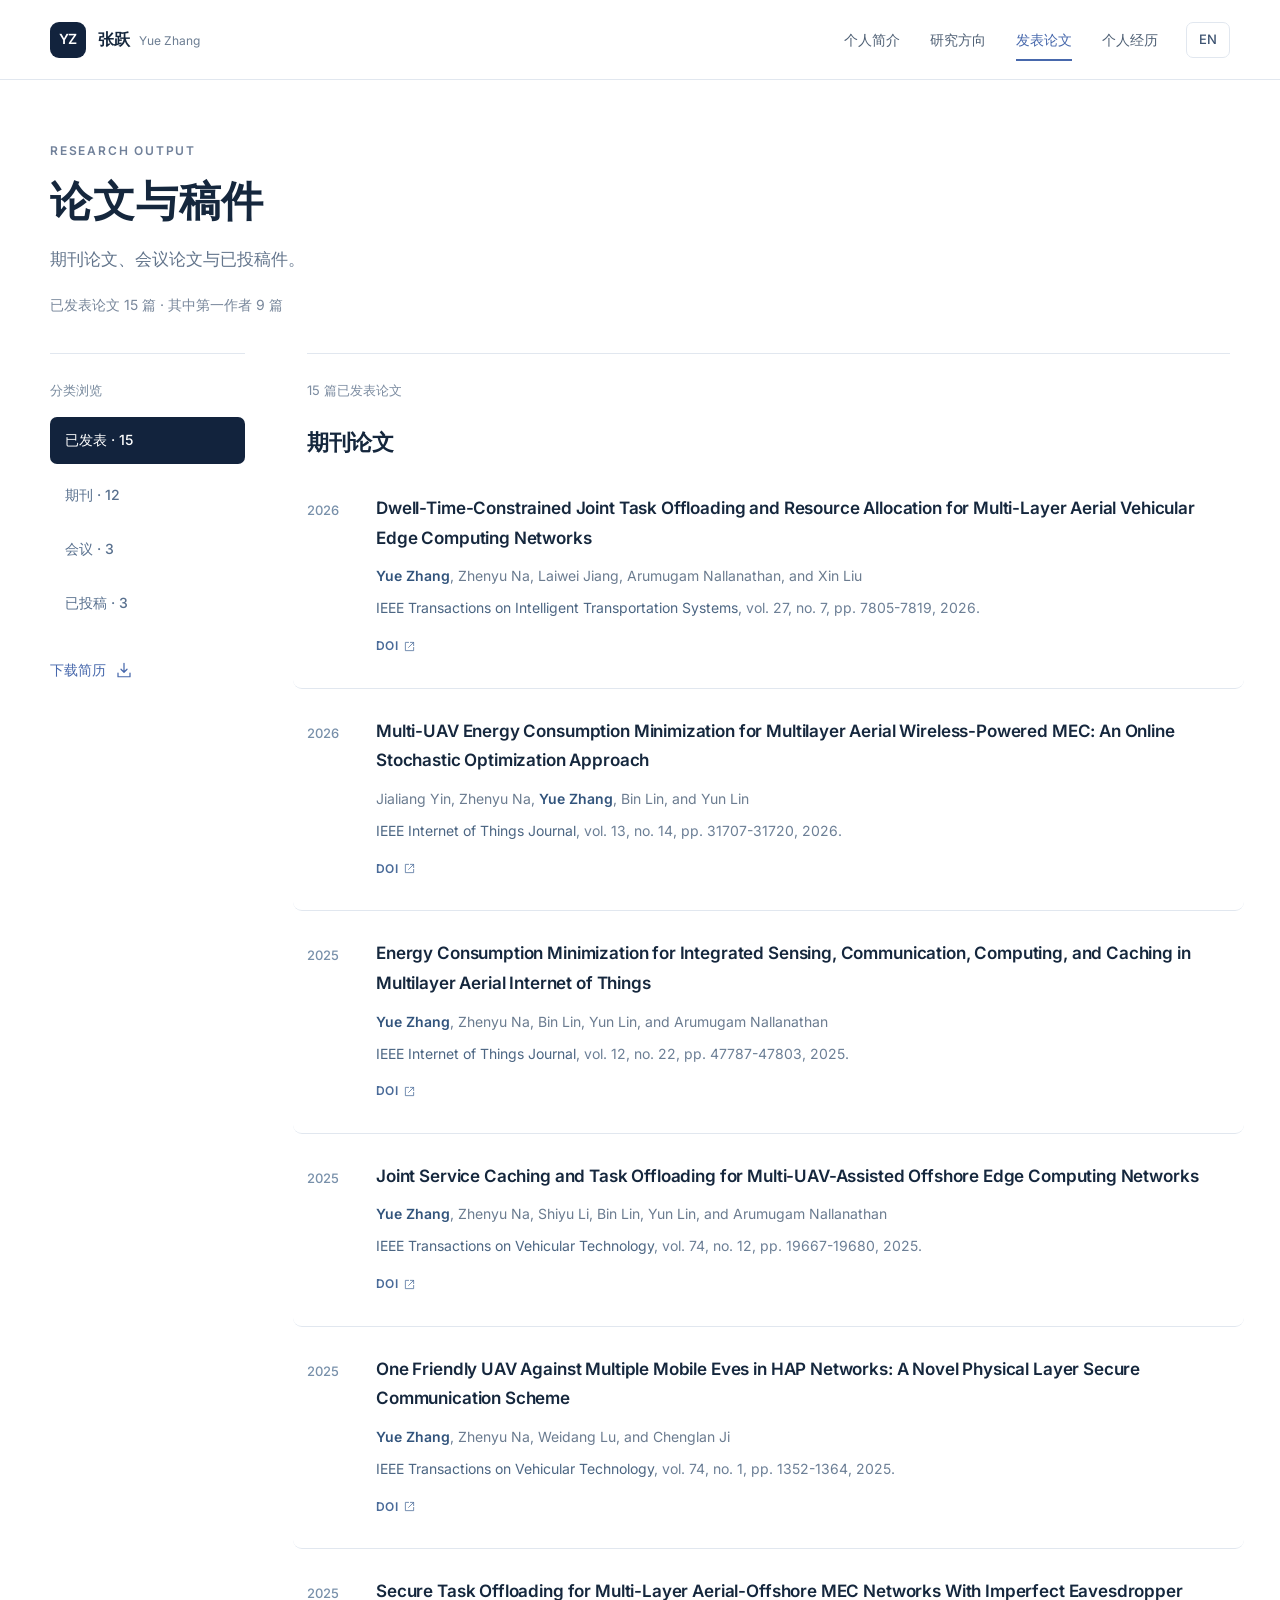
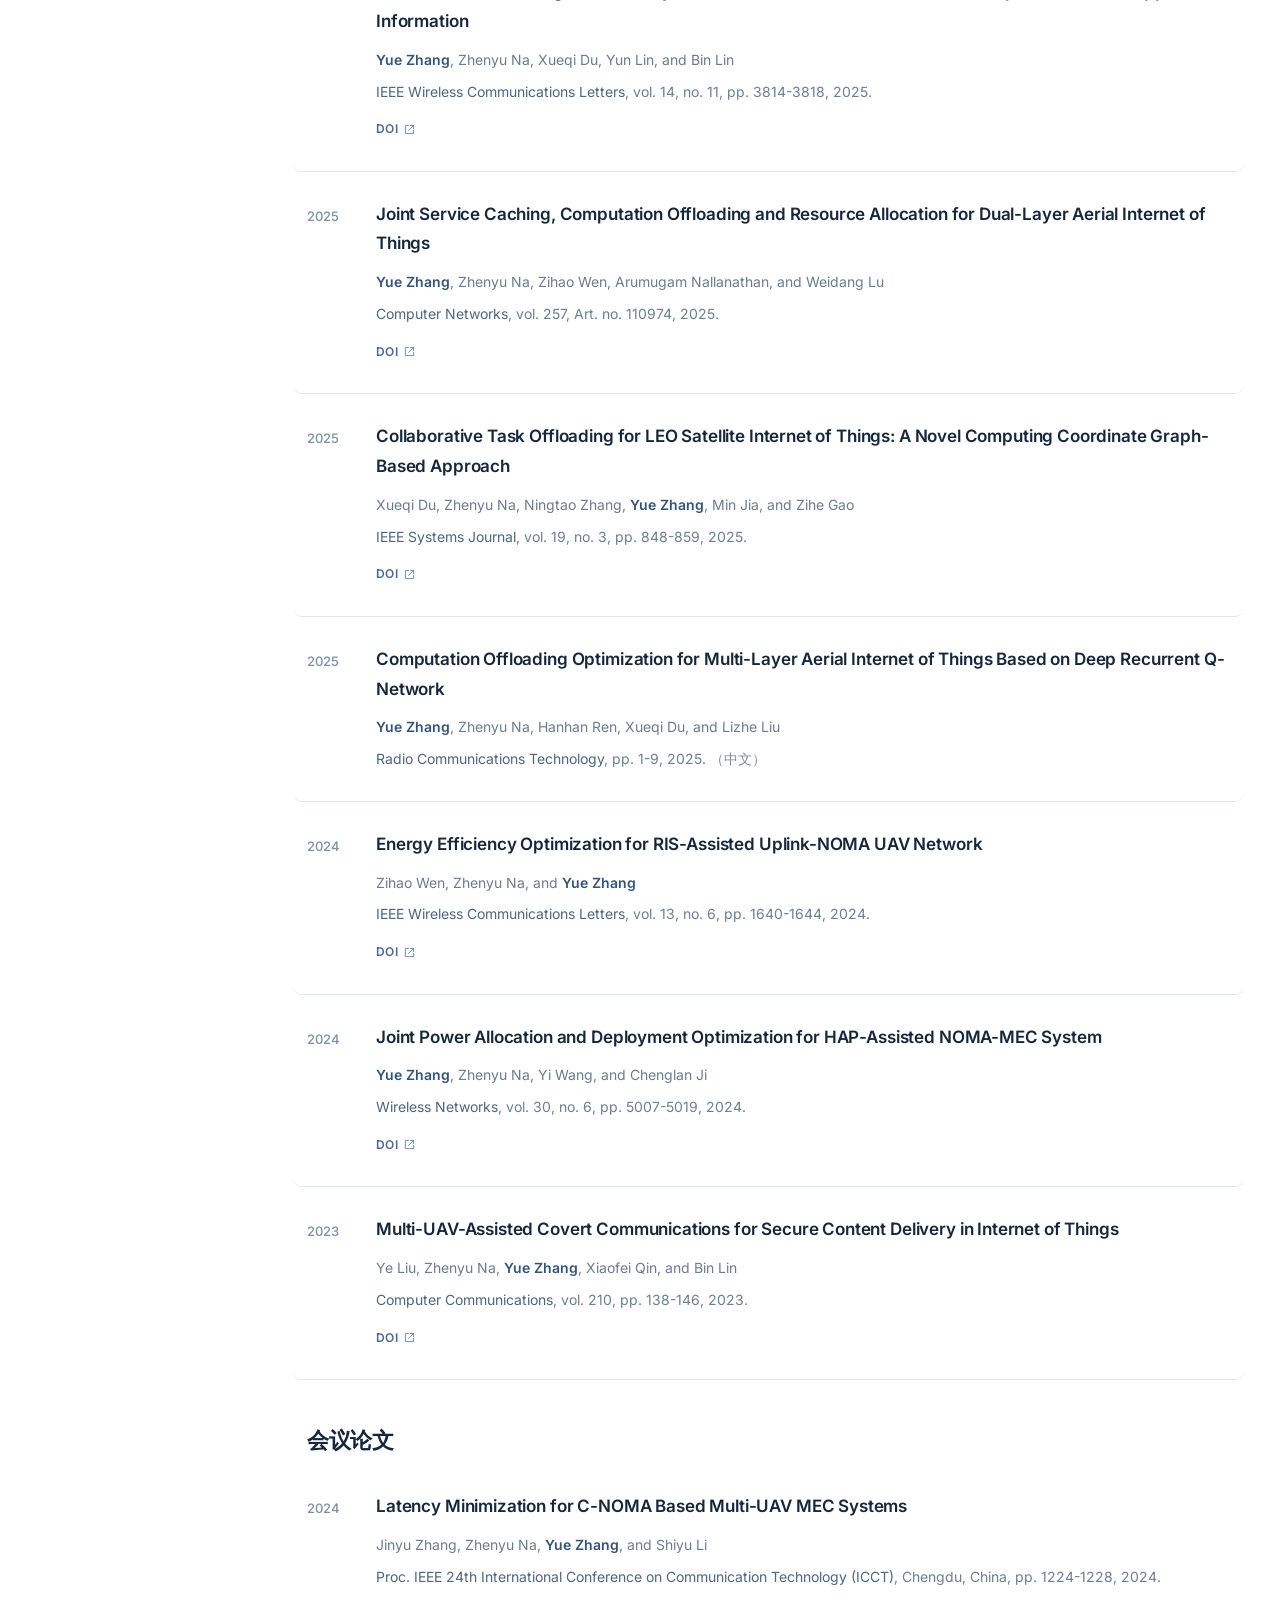
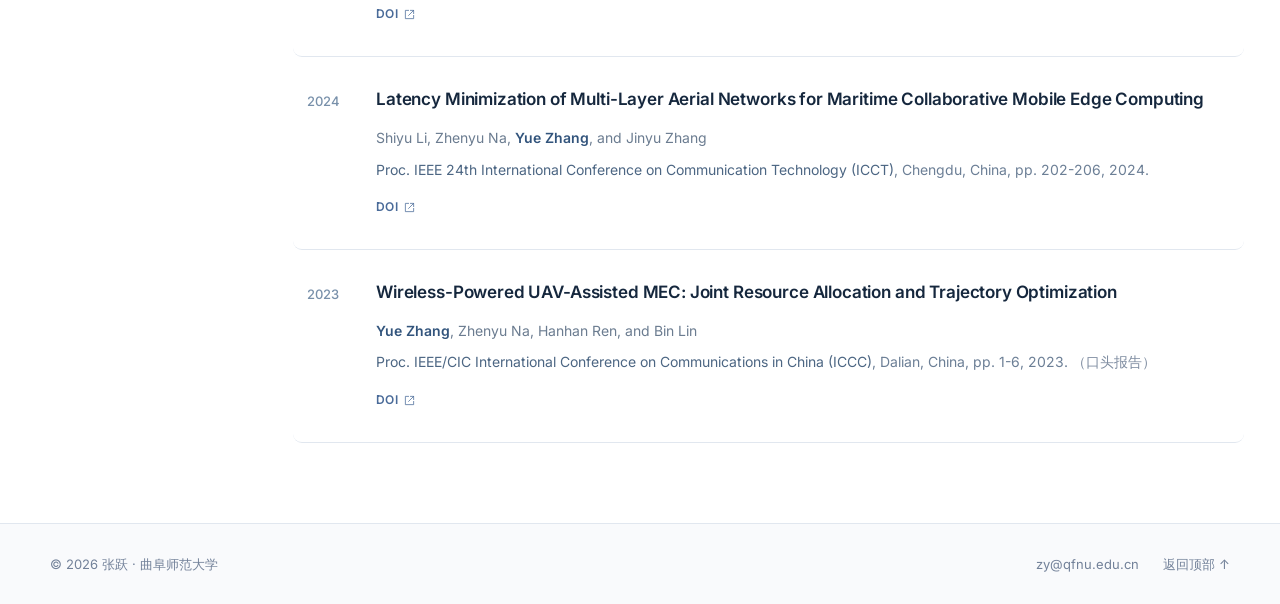
<file: zh/publications.html>
<!doctype html>
<html lang="zh-CN"><head><meta charset="utf-8"><meta name="viewport" content="width=device-width,initial-scale=1"><meta name="theme-color" content="#12233d"><title>论文与稿件 | 张跃</title><meta name="description" content="期刊论文、会议论文与已投稿件。"><link rel="canonical" href="https://Leon1995-ai.github.io/zh/publications.html"><link rel="alternate" hreflang="en" href="https://Leon1995-ai.github.io/publications.html"><link rel="alternate" hreflang="zh-CN" href="https://Leon1995-ai.github.io/zh/publications.html"><link rel="icon" href="../assets/favicon.svg" type="image/svg+xml"><link rel="stylesheet" href="../academic-v7.css"><meta property="og:title" content="论文与稿件 | 张跃"><meta property="og:description" content="期刊论文、会议论文与已投稿件。"><meta property="og:type" content="website"><meta property="og:url" content="https://Leon1995-ai.github.io/zh/publications.html"><meta property="og:image" content="https://Leon1995-ai.github.io/assets/profile.jpg"><meta property="og:image:alt" content="Portrait of Yue Zhang"><meta property="og:locale" content="zh_CN"><meta name="twitter:card" content="summary"><meta name="twitter:image" content="https://Leon1995-ai.github.io/assets/profile.jpg"></head><body class="publication-page"><a class="skip-link" href="#main">跳至正文</a><header class="site-header"><div class="header-inner"><a class="brand" href="index.html"><span class="brand-mark" aria-hidden="true">YZ</span><span>张跃<small>Yue Zhang</small></span></a><nav class="desktop-nav" aria-label="主导航"><a href="index.html#about">个人简介</a><a href="index.html#research">研究方向</a><a href="publications.html" aria-current="page">发表论文</a><a href="index.html#experience">个人经历</a></nav><div class="header-tools"><a class="lang-switch" href="../publications.html" lang="en" aria-label="Switch to English">EN</a><button type="button" class="menu-button" id="menuButton" aria-controls="mobileNav" aria-label="打开导航" aria-expanded="false"><span></span><span></span><span></span></button></div></div><nav class="mobile-nav" id="mobileNav" hidden aria-label="移动端导航"><a href="index.html#about">个人简介</a><a href="index.html#research">研究方向</a><a href="publications.html" aria-current="page">发表论文</a><a href="index.html#experience">个人经历</a></nav></header><main id="main"><section class="pub-intro shell"><p class="eyebrow">RESEARCH OUTPUT</p><h1>论文与稿件</h1><p class="lead">期刊论文、会议论文与已投稿件。</p><p class="pub-count">已发表论文 15 篇 · 其中第一作者 9 篇</p></section><div class="pub-layout shell"><aside class="pub-side"><div class="pub-side-inner"><p class="side-title">分类浏览</p><div class="pub-toolbar" role="group" aria-label="论文分类"><button type="button" class="filter active" data-filter="all" aria-pressed="true" aria-controls="publicationResults">已发表 · 15</button><button type="button" class="filter" data-filter="journal" aria-pressed="false" aria-controls="publicationResults">期刊 · 12</button><button type="button" class="filter" data-filter="conference" aria-pressed="false" aria-controls="publicationResults">会议 · 3</button><button type="button" class="filter" data-filter="review" aria-pressed="false" aria-controls="publicationResults">已投稿 · 3</button></div><a class="text-link" href="../assets/Yue_Zhang_CV.pdf" target="_blank" rel="noreferrer">下载简历 <svg viewBox="0 0 24 24" fill="none" stroke="currentColor" stroke-width="1.65" stroke-linecap="round" stroke-linejoin="round" aria-hidden="true"><path d="M12 3v12m-4-4 4 4 4-4M4 16v5h16v-5"/></svg></a></div></aside><section class="pub-content" id="publicationResults" aria-label="论文列表"><p id="resultsStatus" class="results-status" aria-live="polite">15 篇已发表论文</p><section class="pub-group" data-group="journal"><h2>期刊论文</h2><ol class="publication-list"><li class="publication" data-type="journal" id="paper-1">
<div class="pub-year">2026</div>
<div class="pub-body">
<h4><a href="https://doi.org/10.1109/TITS.2026.3692669" rel="noreferrer" target="_blank">Dwell-Time-Constrained Joint Task Offloading and Resource Allocation for Multi-Layer Aerial Vehicular Edge Computing Networks</a></h4>
<p class="authors"><strong>Yue Zhang</strong>, Zhenyu Na, Laiwei Jiang, Arumugam Nallanathan, and Xin Liu</p>
<p class="venue"><em>IEEE Transactions on Intelligent Transportation Systems</em>, vol. 27, no. 7, pp. 7805-7819, 2026.</p>
<a aria-label="查看论文：Dwell-Time-Constrained Joint Task Offloading and Resource Allocation for Multi-Layer Aerial Vehicular Edge Computing Networks" class="doi" href="https://doi.org/10.1109/TITS.2026.3692669" rel="noreferrer" target="_blank">DOI <svg aria-hidden="true" fill="none" stroke="currentColor" stroke-linecap="round" stroke-linejoin="round" stroke-width="1.65" viewbox="0 0 24 24"><path d="M14 3h7v7m0-7-11 11M10 3H3v18h18v-7"></path></svg></a>
</div>
</li><li class="publication" data-type="journal" id="paper-2">
<div class="pub-year">2026</div>
<div class="pub-body">
<h4><a href="https://doi.org/10.1109/JIOT.2026.3687753" rel="noreferrer" target="_blank">Multi-UAV Energy Consumption Minimization for Multilayer Aerial Wireless-Powered MEC: An Online Stochastic Optimization Approach</a></h4>
<p class="authors">Jialiang Yin, Zhenyu Na, <strong>Yue Zhang</strong>, Bin Lin, and Yun Lin</p>
<p class="venue"><em>IEEE Internet of Things Journal</em>, vol. 13, no. 14, pp. 31707-31720, 2026.</p>
<a aria-label="查看论文：Multi-UAV Energy Consumption Minimization for Multilayer Aerial Wireless-Powered MEC: An Online Stochastic Optimization Approach" class="doi" href="https://doi.org/10.1109/JIOT.2026.3687753" rel="noreferrer" target="_blank">DOI <svg aria-hidden="true" fill="none" stroke="currentColor" stroke-linecap="round" stroke-linejoin="round" stroke-width="1.65" viewbox="0 0 24 24"><path d="M14 3h7v7m0-7-11 11M10 3H3v18h18v-7"></path></svg></a>
</div>
</li><li class="publication" data-type="journal" id="paper-3">
<div class="pub-year">2025</div>
<div class="pub-body">
<h4><a href="https://doi.org/10.1109/JIOT.2025.3602793" rel="noreferrer" target="_blank">Energy Consumption Minimization for Integrated Sensing, Communication, Computing, and Caching in Multilayer Aerial Internet of Things</a></h4>
<p class="authors"><strong>Yue Zhang</strong>, Zhenyu Na, Bin Lin, Yun Lin, and Arumugam Nallanathan</p>
<p class="venue"><em>IEEE Internet of Things Journal</em>, vol. 12, no. 22, pp. 47787-47803, 2025.</p>
<a aria-label="查看论文：Energy Consumption Minimization for Integrated Sensing, Communication, Computing, and Caching in Multilayer Aerial Internet of Things" class="doi" href="https://doi.org/10.1109/JIOT.2025.3602793" rel="noreferrer" target="_blank">DOI <svg aria-hidden="true" fill="none" stroke="currentColor" stroke-linecap="round" stroke-linejoin="round" stroke-width="1.65" viewbox="0 0 24 24"><path d="M14 3h7v7m0-7-11 11M10 3H3v18h18v-7"></path></svg></a>
</div>
</li><li class="publication" data-type="journal" id="paper-4">
<div class="pub-year">2025</div>
<div class="pub-body">
<h4><a href="https://doi.org/10.1109/TVT.2025.3589880" rel="noreferrer" target="_blank">Joint Service Caching and Task Offloading for Multi-UAV-Assisted Offshore Edge Computing Networks</a></h4>
<p class="authors"><strong>Yue Zhang</strong>, Zhenyu Na, Shiyu Li, Bin Lin, Yun Lin, and Arumugam Nallanathan</p>
<p class="venue"><em>IEEE Transactions on Vehicular Technology</em>, vol. 74, no. 12, pp. 19667-19680, 2025.</p>
<a aria-label="查看论文：Joint Service Caching and Task Offloading for Multi-UAV-Assisted Offshore Edge Computing Networks" class="doi" href="https://doi.org/10.1109/TVT.2025.3589880" rel="noreferrer" target="_blank">DOI <svg aria-hidden="true" fill="none" stroke="currentColor" stroke-linecap="round" stroke-linejoin="round" stroke-width="1.65" viewbox="0 0 24 24"><path d="M14 3h7v7m0-7-11 11M10 3H3v18h18v-7"></path></svg></a>
</div>
</li><li class="publication" data-type="journal" id="paper-5">
<div class="pub-year">2025</div>
<div class="pub-body">
<h4><a href="https://doi.org/10.1109/TVT.2024.3451508" rel="noreferrer" target="_blank">One Friendly UAV Against Multiple Mobile Eves in HAP Networks: A Novel Physical Layer Secure Communication Scheme</a></h4>
<p class="authors"><strong>Yue Zhang</strong>, Zhenyu Na, Weidang Lu, and Chenglan Ji</p>
<p class="venue"><em>IEEE Transactions on Vehicular Technology</em>, vol. 74, no. 1, pp. 1352-1364, 2025.</p>
<a aria-label="查看论文：One Friendly UAV Against Multiple Mobile Eves in HAP Networks: A Novel Physical Layer Secure Communication Scheme" class="doi" href="https://doi.org/10.1109/TVT.2024.3451508" rel="noreferrer" target="_blank">DOI <svg aria-hidden="true" fill="none" stroke="currentColor" stroke-linecap="round" stroke-linejoin="round" stroke-width="1.65" viewbox="0 0 24 24"><path d="M14 3h7v7m0-7-11 11M10 3H3v18h18v-7"></path></svg></a>
</div>
</li><li class="publication" data-type="journal" id="paper-6">
<div class="pub-year">2025</div>
<div class="pub-body">
<h4><a href="https://doi.org/10.1109/LWC.2025.3606579" rel="noreferrer" target="_blank">Secure Task Offloading for Multi-Layer Aerial-Offshore MEC Networks With Imperfect Eavesdropper Information</a></h4>
<p class="authors"><strong>Yue Zhang</strong>, Zhenyu Na, Xueqi Du, Yun Lin, and Bin Lin</p>
<p class="venue"><em>IEEE Wireless Communications Letters</em>, vol. 14, no. 11, pp. 3814-3818, 2025.</p>
<a aria-label="查看论文：Secure Task Offloading for Multi-Layer Aerial-Offshore MEC Networks With Imperfect Eavesdropper Information" class="doi" href="https://doi.org/10.1109/LWC.2025.3606579" rel="noreferrer" target="_blank">DOI <svg aria-hidden="true" fill="none" stroke="currentColor" stroke-linecap="round" stroke-linejoin="round" stroke-width="1.65" viewbox="0 0 24 24"><path d="M14 3h7v7m0-7-11 11M10 3H3v18h18v-7"></path></svg></a>
</div>
</li><li class="publication" data-type="journal" id="paper-7">
<div class="pub-year">2025</div>
<div class="pub-body">
<h4><a href="https://doi.org/10.1016/j.comnet.2024.110974" rel="noreferrer" target="_blank">Joint Service Caching, Computation Offloading and Resource Allocation for Dual-Layer Aerial Internet of Things</a></h4>
<p class="authors"><strong>Yue Zhang</strong>, Zhenyu Na, Zihao Wen, Arumugam Nallanathan, and Weidang Lu</p>
<p class="venue"><em>Computer Networks</em>, vol. 257, Art. no. 110974, 2025.</p>
<a aria-label="查看论文：Joint Service Caching, Computation Offloading and Resource Allocation for Dual-Layer Aerial Internet of Things" class="doi" href="https://doi.org/10.1016/j.comnet.2024.110974" rel="noreferrer" target="_blank">DOI <svg aria-hidden="true" fill="none" stroke="currentColor" stroke-linecap="round" stroke-linejoin="round" stroke-width="1.65" viewbox="0 0 24 24"><path d="M14 3h7v7m0-7-11 11M10 3H3v18h18v-7"></path></svg></a>
</div>
</li><li class="publication" data-type="journal" id="paper-8">
<div class="pub-year">2025</div>
<div class="pub-body">
<h4><a href="https://doi.org/10.1109/JSYST.2025.3571386" rel="noreferrer" target="_blank">Collaborative Task Offloading for LEO Satellite Internet of Things: A Novel Computing Coordinate Graph-Based Approach</a></h4>
<p class="authors">Xueqi Du, Zhenyu Na, Ningtao Zhang, <strong>Yue Zhang</strong>, Min Jia, and Zihe Gao</p>
<p class="venue"><em>IEEE Systems Journal</em>, vol. 19, no. 3, pp. 848-859, 2025.</p>
<a aria-label="查看论文：Collaborative Task Offloading for LEO Satellite Internet of Things: A Novel Computing Coordinate Graph-Based Approach" class="doi" href="https://doi.org/10.1109/JSYST.2025.3571386" rel="noreferrer" target="_blank">DOI <svg aria-hidden="true" fill="none" stroke="currentColor" stroke-linecap="round" stroke-linejoin="round" stroke-width="1.65" viewbox="0 0 24 24"><path d="M14 3h7v7m0-7-11 11M10 3H3v18h18v-7"></path></svg></a>
</div>
</li><li class="publication" data-type="journal" id="paper-9">
<div class="pub-year">2025</div>
<div class="pub-body">
<h4>Computation Offloading Optimization for Multi-Layer Aerial Internet of Things Based on Deep Recurrent Q-Network</h4>
<p class="authors"><strong>Yue Zhang</strong>, Zhenyu Na, Hanhan Ren, Xueqi Du, and Lizhe Liu</p>
<p class="venue"><em>Radio Communications Technology</em>, pp. 1-9, 2025. <span class="muted">（中文）</span></p>
</div>
</li><li class="publication" data-type="journal" id="paper-10">
<div class="pub-year">2024</div>
<div class="pub-body">
<h4><a href="https://doi.org/10.1109/LWC.2024.3384676" rel="noreferrer" target="_blank">Energy Efficiency Optimization for RIS-Assisted Uplink-NOMA UAV Network</a></h4>
<p class="authors">Zihao Wen, Zhenyu Na, and <strong>Yue Zhang</strong></p>
<p class="venue"><em>IEEE Wireless Communications Letters</em>, vol. 13, no. 6, pp. 1640-1644, 2024.</p>
<a aria-label="查看论文：Energy Efficiency Optimization for RIS-Assisted Uplink-NOMA UAV Network" class="doi" href="https://doi.org/10.1109/LWC.2024.3384676" rel="noreferrer" target="_blank">DOI <svg aria-hidden="true" fill="none" stroke="currentColor" stroke-linecap="round" stroke-linejoin="round" stroke-width="1.65" viewbox="0 0 24 24"><path d="M14 3h7v7m0-7-11 11M10 3H3v18h18v-7"></path></svg></a>
</div>
</li><li class="publication" data-type="journal" id="paper-11">
<div class="pub-year">2024</div>
<div class="pub-body">
<h4><a href="https://doi.org/10.1007/s11276-022-03201-8" rel="noreferrer" target="_blank">Joint Power Allocation and Deployment Optimization for HAP-Assisted NOMA-MEC System</a></h4>
<p class="authors"><strong>Yue Zhang</strong>, Zhenyu Na, Yi Wang, and Chenglan Ji</p>
<p class="venue"><em>Wireless Networks</em>, vol. 30, no. 6, pp. 5007-5019, 2024.</p>
<a aria-label="查看论文：Joint Power Allocation and Deployment Optimization for HAP-Assisted NOMA-MEC System" class="doi" href="https://doi.org/10.1007/s11276-022-03201-8" rel="noreferrer" target="_blank">DOI <svg aria-hidden="true" fill="none" stroke="currentColor" stroke-linecap="round" stroke-linejoin="round" stroke-width="1.65" viewbox="0 0 24 24"><path d="M14 3h7v7m0-7-11 11M10 3H3v18h18v-7"></path></svg></a>
</div>
</li><li class="publication" data-type="journal" id="paper-12">
<div class="pub-year">2023</div>
<div class="pub-body">
<h4><a href="https://doi.org/10.1016/j.comcom.2023.08.006" rel="noreferrer" target="_blank">Multi-UAV-Assisted Covert Communications for Secure Content Delivery in Internet of Things</a></h4>
<p class="authors">Ye Liu, Zhenyu Na, <strong>Yue Zhang</strong>, Xiaofei Qin, and Bin Lin</p>
<p class="venue"><em>Computer Communications</em>, vol. 210, pp. 138-146, 2023.</p>
<a aria-label="查看论文：Multi-UAV-Assisted Covert Communications for Secure Content Delivery in Internet of Things" class="doi" href="https://doi.org/10.1016/j.comcom.2023.08.006" rel="noreferrer" target="_blank">DOI <svg aria-hidden="true" fill="none" stroke="currentColor" stroke-linecap="round" stroke-linejoin="round" stroke-width="1.65" viewbox="0 0 24 24"><path d="M14 3h7v7m0-7-11 11M10 3H3v18h18v-7"></path></svg></a>
</div>
</li></ol></section><section class="pub-group" data-group="conference"><h2>会议论文</h2><ol class="publication-list"><li class="publication" data-type="conference" id="paper-13">
<div class="pub-year">2024</div>
<div class="pub-body">
<h4><a href="https://doi.org/10.1109/ICCT62411.2024.10946569" rel="noreferrer" target="_blank">Latency Minimization for C-NOMA Based Multi-UAV MEC Systems</a></h4>
<p class="authors">Jinyu Zhang, Zhenyu Na, <strong>Yue Zhang</strong>, and Shiyu Li</p>
<p class="venue"><em>Proc. IEEE 24th International Conference on Communication Technology (ICCT)</em>, Chengdu, China, pp. 1224-1228, 2024.</p>
<a aria-label="查看论文：Latency Minimization for C-NOMA Based Multi-UAV MEC Systems" class="doi" href="https://doi.org/10.1109/ICCT62411.2024.10946569" rel="noreferrer" target="_blank">DOI <svg aria-hidden="true" fill="none" stroke="currentColor" stroke-linecap="round" stroke-linejoin="round" stroke-width="1.65" viewbox="0 0 24 24"><path d="M14 3h7v7m0-7-11 11M10 3H3v18h18v-7"></path></svg></a>
</div>
</li><li class="publication" data-type="conference" id="paper-14">
<div class="pub-year">2024</div>
<div class="pub-body">
<h4><a href="https://doi.org/10.1109/ICCT62411.2024.10946538" rel="noreferrer" target="_blank">Latency Minimization of Multi-Layer Aerial Networks for Maritime Collaborative Mobile Edge Computing</a></h4>
<p class="authors">Shiyu Li, Zhenyu Na, <strong>Yue Zhang</strong>, and Jinyu Zhang</p>
<p class="venue"><em>Proc. IEEE 24th International Conference on Communication Technology (ICCT)</em>, Chengdu, China, pp. 202-206, 2024.</p>
<a aria-label="查看论文：Latency Minimization of Multi-Layer Aerial Networks for Maritime Collaborative Mobile Edge Computing" class="doi" href="https://doi.org/10.1109/ICCT62411.2024.10946538" rel="noreferrer" target="_blank">DOI <svg aria-hidden="true" fill="none" stroke="currentColor" stroke-linecap="round" stroke-linejoin="round" stroke-width="1.65" viewbox="0 0 24 24"><path d="M14 3h7v7m0-7-11 11M10 3H3v18h18v-7"></path></svg></a>
</div>
</li><li class="publication" data-type="conference" id="paper-15">
<div class="pub-year">2023</div>
<div class="pub-body">
<h4><a href="https://doi.org/10.1109/ICCC57788.2023.10233436" rel="noreferrer" target="_blank">Wireless-Powered UAV-Assisted MEC: Joint Resource Allocation and Trajectory Optimization</a></h4>
<p class="authors"><strong>Yue Zhang</strong>, Zhenyu Na, Hanhan Ren, and Bin Lin</p>
<p class="venue"><em>Proc. IEEE/CIC International Conference on Communications in China (ICCC)</em>, Dalian, China, pp. 1-6, 2023. <span class="muted">（口头报告）</span></p>
<a aria-label="查看论文：Wireless-Powered UAV-Assisted MEC: Joint Resource Allocation and Trajectory Optimization" class="doi" href="https://doi.org/10.1109/ICCC57788.2023.10233436" rel="noreferrer" target="_blank">DOI <svg aria-hidden="true" fill="none" stroke="currentColor" stroke-linecap="round" stroke-linejoin="round" stroke-width="1.65" viewbox="0 0 24 24"><path d="M14 3h7v7m0-7-11 11M10 3H3v18h18v-7"></path></svg></a>
</div>
</li></ol></section><section class="pub-group" data-group="review" hidden><h2>已投稿件</h2><p class="submitted-note">已投稿件单独列示，不计入已发表成果。</p><ol class="publication-list"><li class="publication" data-type="review" id="paper-16">
<div class="pub-year">2026</div>
<div class="pub-body">
<h4>Digital-Twin-Assisted Multi-Timescale AI Service Deployment and Inference Orchestration for Industrial Edge Networks</h4>
<p class="authors"><strong>Yue Zhang</strong>, Ze Wei, Zhenyu Na, and Bin Lin</p>
<p class="venue"><em>IEEE Transactions on Services Computing</em>, 已投稿。</p>
</div>
</li><li class="publication" data-type="review" id="paper-17">
<div class="pub-year">2026</div>
<div class="pub-body">
<h4>Survivability-Oriented Task Offloading and Energy Scheduling for Tidal-Powered Island IoT</h4>
<p class="authors">Ze Wei, <strong>Yue Zhang†</strong>, Rongxi He, and Bin Lin</p>
<p class="venue"><em>IEEE Communications Letters</em>, 已投稿。</p>
</div>
</li><li class="publication" data-type="review" id="paper-18">
<div class="pub-year">2026</div>
<div class="pub-body">
<h4>Forecast-Aided Resilience Scheduling for Tidal-Powered Consumer IoT With Energy-Aware Base-Station Edge Cooperation</h4>
<p class="authors">Ze Wei, <strong>Yue Zhang†</strong>, Rongxi He, and Bin Lin</p>
<p class="venue"><em>IEEE Transactions on Consumer Electronics</em>, 已投稿。</p>
</div>
</li></ol><p class="footnote">† 通讯作者。</p></section></section></div></main><footer class="site-footer"><div class="shell footer-inner"><p>© <span id="year">2026</span> 张跃 · 曲阜师范大学</p><div><a href="mailto:zy@qfnu.edu.cn">zy@qfnu.edu.cn</a><a href="#main">返回顶部 ↑</a></div></div></footer><script src="../academic-v7.js" defer></script></body></html>
</file>
<file: academic-v7.css>
@font-face{font-family:Inter;src:url('assets/fonts/Inter-400.ttf') format('truetype');font-weight:400;font-style:normal;font-display:swap}
@font-face{font-family:Inter;src:url('assets/fonts/Inter-500.ttf') format('truetype');font-weight:500;font-style:normal;font-display:swap}
@font-face{font-family:Inter;src:url('assets/fonts/Inter-600.ttf') format('truetype');font-weight:600;font-style:normal;font-display:swap}
@font-face{font-family:Inter;src:url('assets/fonts/Inter-700.ttf') format('truetype');font-weight:700;font-style:normal;font-display:swap}
:root{color-scheme:light;--ink:#15273d;--body:#4f6075;--muted:#6c7d92;--navy:#12233d;--accent:#4768ac;--line:#e1e7ef;--pale:#f5f7fb;--width:1180px}
*{box-sizing:border-box}html{scroll-behavior:smooth;scroll-padding-top:100px}body{margin:0;background:#fff;color:var(--body);font-family:Inter,"PingFang SC","Microsoft YaHei",sans-serif;font-size:16px;line-height:1.8;-webkit-font-smoothing:antialiased}h1,h2,h3,h4,p,figure{margin:0}h1,h2,h3,h4{color:var(--ink);line-height:1.4}a{color:inherit;text-decoration:none}a:hover{color:var(--accent)}button{font:inherit}button,a{-webkit-tap-highlight-color:transparent}a:focus-visible,button:focus-visible{outline:3px solid #648ac4;outline-offset:5px;border-radius:3px}svg{width:20px;height:20px;flex-shrink:0}img{display:block;max-width:100%}[hidden]{display:none!important}.shell,.header-inner{width:min(var(--width),calc(100% - 72px));margin-inline:auto}.section{padding-block:68px}.eyebrow{font-size:12px;letter-spacing:.15em;font-weight:600;color:#71819a;line-height:1.5;margin-bottom:12px}.section-heading{display:flex;justify-content:space-between;align-items:end;gap:28px;margin-bottom:32px}.section h2{font-size:30px;font-weight:600;letter-spacing:-.8px}.text-link{display:inline-flex;align-items:center;gap:9px;color:var(--accent);font-size:14px;font-weight:500;line-height:1.6}.text-link:hover{text-decoration:underline;text-underline-offset:5px}.text-link svg{width:18px;height:18px}.skip-link{position:fixed;top:5px;left:5px;background:white;z-index:100;padding:10px;transform:translateY(-150%)}.skip-link:focus{transform:none}
.site-header{position:sticky;top:0;z-index:30;background:#ffffffed;border-bottom:1px solid var(--line);backdrop-filter:blur(14px)}.header-inner{display:flex;align-items:center;justify-content:space-between;gap:28px;min-height:78px}.brand{display:flex;align-items:center;gap:12px;line-height:1.3;color:var(--ink);font-size:16px;font-weight:600}.brand-mark{display:grid;place-items:center;height:36px;width:36px;background:var(--navy);border-radius:9px;color:white;font-size:14px;letter-spacing:-.7px}.brand small{font-size:12px;color:var(--muted);margin-left:9px;font-weight:400}.desktop-nav{display:flex;align-items:center;gap:30px;margin-left:auto}.desktop-nav a{font-size:14px;line-height:1.5;font-weight:500;padding-block:29px;position:relative}.desktop-nav a[aria-current=page]{color:var(--accent)}.desktop-nav a[aria-current=page]:after{position:absolute;content:"";height:2px;background:var(--accent);bottom:18px;left:0;right:0}.header-tools{display:flex;gap:14px;align-items:center}.lang-switch{display:grid;place-items:center;min-width:44px;min-height:36px;border:1px solid var(--line);border-radius:7px;font-size:13px;font-weight:500;color:#3e5472}.lang-switch:hover{border-color:var(--accent)}.menu-button{display:none;cursor:pointer;width:42px;height:40px;background:#fff;border:1px solid var(--line);border-radius:7px;padding:9px}.menu-button span{display:block;background:var(--ink);height:2px;margin:4px 0}.mobile-nav{padding:12px 24px 20px;background:#fff;border-top:1px solid var(--line)}.mobile-nav a{display:block;padding:9px;font-size:15px}
.hero{background:radial-gradient(ellipse at 82% 38%,#32456966,transparent 55%),linear-gradient(115deg,#101e34,#172b49 62%,#252b4b);color:#dce5f1;position:relative;overflow:hidden}.hero:after{content:"";position:absolute;inset:auto 0 0;height:1px;background:linear-gradient(90deg,transparent,#8facce66,transparent)}.hero-inner{display:grid;grid-template-columns:minmax(0,1fr) 260px;gap:95px;align-items:center;padding-block:69px 65px;position:relative}.hero-copy{max-width:790px}.hero-affiliation{font-size:14px;letter-spacing:.045em;color:#a9bfde;font-weight:500;margin-bottom:17px}.hero h1{font-size:64px;line-height:1.15;font-weight:600;letter-spacing:-2.5px;color:#fff;margin-bottom:15px}.hero h1 span{font-size:29px;letter-spacing:1px;font-weight:400;color:#b3c4db;margin-left:16px;display:inline-block;vertical-align:middle}.hero-role{color:#c4d2e5;font-size:17px;line-height:1.7}.hero-intro{font-size:19px;line-height:1.9;max-width:710px;color:#dce5f2;margin-top:25px}.hero-intro strong{font-weight:500;color:#f0f5fc}.hero-actions{display:flex;flex-wrap:wrap;gap:12px;margin-top:27px}.button{display:inline-flex;align-items:center;justify-content:center;gap:10px;min-height:46px;padding:10px 19px;border-radius:7px;font-size:14px;font-weight:500;line-height:1.5;border:1px solid transparent;transition:background-color .15s ease,border-color .15s ease}.button-light{background:#eef3fa;color:#193352}.button-light:hover{color:#142b46;background:white}.button-outline{color:#e5eef9;border-color:#667c9b;background:#ffffff05}.button-outline:hover{color:white;border-color:#bdd2ee;background:#ffffff09}.button svg{width:18px;height:18px}.profile-links{display:flex;flex-wrap:wrap;gap:22px;margin-top:24px}.profile-links a{display:flex;align-items:center;gap:7px;font-size:13px;color:#aebed4}.profile-links a:hover{color:white}.profile-links svg{width:12px;height:12px}.hero-portrait{margin:0;justify-self:end;width:250px}.portrait-frame{padding:8px;background:#ffffff0b;border:1px solid #7c90b147;border-radius:18px;box-shadow:0 22px 60px #070f2044}.portrait-frame img{width:234px;height:284px;object-fit:cover;object-position:center 23%;border-radius:11px}.hero-portrait figcaption{font-size:12px;color:#9eb2cf;text-align:center;margin-top:17px;letter-spacing:.025em}
.about-section{display:grid;grid-template-columns:260px minmax(0,1fr);gap:62px;border-bottom:1px solid var(--line)}.prose p{font-size:17px;line-height:1.95}.prose p+p{margin-top:17px}.research-section{padding-bottom:73px}.research-grid{display:grid;grid-template-columns:repeat(3,minmax(0,1fr));gap:23px}.research-card{padding:27px 27px 30px;border:1px solid var(--line);border-radius:12px;background:linear-gradient(#f8faff,#fff);display:flex;flex-direction:column}.research-topline{display:flex;align-items:center;gap:12px;margin-bottom:22px}.research-number{font-size:14px;color:var(--accent);font-weight:600}.research-label{font-size:11px;font-weight:600;letter-spacing:.08em;color:#8593a7;line-height:1.6}.research-card h3{font-size:20px;line-height:1.55;font-weight:600;letter-spacing:-.35px;margin-bottom:17px}.research-card p{font-size:16px;line-height:1.95;margin-top:auto;color:#5a6b80}.selected-section{padding-top:0}.selected-list{border-top:1px solid #cbd6e4}.selected-paper{display:grid;grid-template-columns:120px minmax(0,1fr) 40px;gap:30px;padding:31px 0;border-bottom:1px solid var(--line);align-items:start}.selected-meta{font-size:14px;font-weight:600;color:var(--accent);display:grid;gap:7px;padding-top:3px}.selected-year{font-weight:400;font-size:13px;color:var(--muted)}.selected-paper h3{font-size:20px;line-height:1.6;font-weight:600;letter-spacing:-.28px}.selected-paper h3 a:hover{text-decoration:underline;text-underline-offset:5px}.selected-summary{font-size:16px;line-height:1.85;margin-top:13px;color:#566b83}.authors{font-size:14px;line-height:1.85;color:#6b7c90;margin-top:13px}.authors strong{color:#32547c;font-weight:600}.selected-venue{font-size:13px;color:#708097;margin-top:5px}.paper-link{height:36px;width:36px;display:grid;place-items:center;border:1px solid var(--line);border-radius:50%;color:var(--accent);margin-top:5px}.paper-link:hover{background:var(--pale);border-color:var(--accent)}.paper-link svg{width:17px;height:17px}
.project-band{background:var(--pale);border-block:1px solid #e8edf4}.project-grid{display:grid;grid-template-columns:repeat(2,minmax(0,1fr));gap:24px}.project-card{background:#fff;padding:28px 29px;border:1px solid var(--line);border-radius:11px;display:flex;flex-direction:column}.project-meta{font-size:13px;line-height:1.8;color:#6d8099;margin-bottom:15px}.project-card h3{font-size:18px;font-weight:600;line-height:1.75;letter-spacing:-.25px;margin-bottom:21px}.project-role{font-size:13px;font-weight:500;color:var(--accent);margin-top:auto}.background-section{display:grid;grid-template-columns:minmax(0,1.35fr) minmax(0,1fr);gap:70px}.background-section h2{font-size:26px}.timeline-item{padding:22px 0;border-top:1px solid var(--line);display:grid;gap:7px}.timeline-date{font-size:13px;font-weight:500;color:#70829b}.timeline-item h3{font-size:17px;font-weight:600;margin-bottom:6px}.timeline-item p{font-size:15px;line-height:1.85}.service-grid{display:grid}.service-card{padding:22px 0;border-top:1px solid var(--line)}.service-card h3{font-size:14px;font-weight:600;color:#42638a;margin-bottom:8px}.service-card p{font-size:15px;line-height:1.95}.service-card em{font-style:normal}.site-footer{border-top:1px solid var(--line);background:#f9fafc}.footer-inner{padding-block:28px;display:flex;justify-content:space-between;gap:20px;font-size:13px;color:#728199}.footer-inner>div{display:flex;gap:24px}
.publication-page{background:#fff}.pub-intro{padding-block:62px 35px}.pub-intro h1{font-size:46px;letter-spacing:-1.5px;font-weight:600;margin-bottom:13px}.lead{font-size:17px;color:#63758c}.pub-count{font-size:14px;color:#78879b;margin-top:17px}.pub-layout{display:grid;grid-template-columns:195px minmax(0,1fr);gap:62px;padding-bottom:80px}.pub-side{border-top:1px solid var(--line)}.pub-side-inner{position:sticky;top:100px;padding-top:24px}.side-title{font-size:13px;color:#788a9e;margin-bottom:15px}.pub-toolbar{display:flex;flex-direction:column;gap:8px;margin-bottom:28px}.filter{cursor:pointer;border:1px solid transparent;background:transparent;color:#58708e;text-align:left;border-radius:7px;padding:11px 14px;font-size:14px;font-weight:500;line-height:1.6}.filter:hover{background:#f3f6fa}.filter.active{background:var(--navy);color:#fff}.results-status{font-size:13px;color:#7c8ca1;min-height:24px;margin-bottom:25px}.pub-content{border-top:1px solid var(--line);padding-top:24px;min-width:0}.pub-group{scroll-margin-top:115px}.pub-group h2{font-size:22px;letter-spacing:-.45px;font-weight:600;margin-bottom:8px}.pub-group+.pub-group{margin-top:45px}.publication-list{padding:0;margin:0;list-style:none}.publication{display:grid;grid-template-columns:49px minmax(0,1fr);gap:20px;padding:28px 0;border-bottom:1px solid var(--line);scroll-margin-top:118px}.pub-year{font-size:13px;color:#7890aa;margin-top:4px;font-weight:500}.pub-body h4{font-size:17px;line-height:1.75;font-weight:600;letter-spacing:-.15px}.pub-body h4 a:hover{color:var(--accent);text-decoration:underline;text-underline-offset:4px}.pub-body .authors{font-size:14px;margin-top:10px}.venue{font-size:14px;color:#6c7f96;line-height:1.9;margin-top:6px}.venue em{font-style:normal;color:#4c6683}.doi{display:inline-flex;align-items:center;gap:6px;margin-top:11px;padding:2px 0;color:#4a6b99;font-size:12px;font-weight:600;letter-spacing:.04em}.doi:hover{text-decoration:underline;text-underline-offset:4px}.doi svg{width:11px;height:11px}.submitted-note{font-size:14px;margin:16px 0 4px;color:#7c6b55;padding:12px 16px;background:#faf8f4;border-left:2px solid #b6a17e}.footnote{font-size:13px;margin-top:20px;color:#7b8a9e}.muted{color:#7e8ca0}.publication:target{border-radius:8px;outline:2px solid #d5e1f0;outline-offset:9px;background:#fbfcff}
html[lang=zh-CN] body{font-family:Inter,"PingFang SC","Microsoft YaHei","Noto Sans CJK SC",sans-serif;line-height:1.85}html[lang=zh-CN] .hero h1{letter-spacing:.08em;font-size:61px}html[lang=zh-CN] .hero h1 span{font-family:Inter,sans-serif;font-size:25px;letter-spacing:-.3px;margin-left:20px}html[lang=zh-CN] .hero-intro{font-size:21px;line-height:2;max-width:660px}html[lang=zh-CN] .hero-copy{max-width:710px}html[lang=zh-CN] .hero-affiliation{font-size:16px;letter-spacing:.1em}html[lang=zh-CN] .hero-inner{padding-block:76px 70px}html[lang=zh-CN] .section h2{letter-spacing:.015em}html[lang=zh-CN] .research-card h3{font-size:21px;line-height:1.65;letter-spacing:0}html[lang=zh-CN] .research-label{font-size:12px;letter-spacing:.08em}html[lang=zh-CN] .research-card p{line-height:2}html[lang=zh-CN] .selected-paper h3{font-family:Inter,"Microsoft YaHei",sans-serif}html[lang=zh-CN] .selected-summary{line-height:1.95}html[lang=zh-CN] .project-card h3{font-size:19px}html[lang=zh-CN] .pub-intro h1{font-size:42px;letter-spacing:.02em}
@media(min-width:1500px){.hero-inner{padding-block:81px 77px}}
@media(max-width:1100px){.shell,.header-inner{width:calc(100% - 56px)}.hero-inner{grid-template-columns:minmax(0,1fr) 228px;gap:50px;padding-block:56px}.hero-portrait{width:220px}.portrait-frame img{width:204px;height:256px}.hero h1{font-size:52px}.hero h1 span{font-size:25px;margin-left:8px}.hero-intro{font-size:17px}.hero-role{font-size:16px}.research-grid{gap:17px}.research-card{padding:24px 22px}.research-card h3{font-size:18px}.research-card p{font-size:15px}.research-label{font-size:10px}.about-section{grid-template-columns:205px minmax(0,1fr);gap:36px}.background-section{gap:40px}.desktop-nav{gap:23px}.pub-layout{gap:35px;grid-template-columns:170px minmax(0,1fr)}.section{padding-block:56px}.selected-section{padding-top:0}html[lang=zh-CN] .hero h1{font-size:50px}html[lang=zh-CN] .hero h1 span{font-size:23px}html[lang=zh-CN] .hero-intro{font-size:19px}html[lang=zh-CN] .hero-inner{padding-block:59px}}
@media(max-width:820px){.header-inner{min-height:69px;gap:15px}.brand small{display:none}.desktop-nav{gap:19px}.desktop-nav a{font-size:13px;padding-block:25px}.hero-inner{grid-template-columns:minmax(0,1fr) 190px;gap:32px;padding-block:47px}.hero-portrait{width:190px}.portrait-frame img{height:215px;width:174px}.hero h1{font-size:44px}.hero h1 span{display:block;font-size:23px;margin:8px 0 0}.hero-intro{font-size:17px;margin-top:20px}.hero-actions{margin-top:22px}.profile-links{gap:15px}.profile-links a{font-size:12px}.hero-portrait figcaption{font-size:11px}.about-section{grid-template-columns:1fr;gap:24px}.research-grid{grid-template-columns:1fr}.research-card{display:grid;grid-template-columns:minmax(0,.9fr) minmax(0,1.1fr);column-gap:28px;row-gap:12px;padding:25px}.research-topline{grid-column:1/-1;margin:0}.research-card h3{font-size:21px;margin:0}.research-card p{font-size:16px;margin:0}.selected-paper{grid-template-columns:96px minmax(0,1fr) 30px;gap:20px}.selected-paper h3{font-size:18px}.paper-link{width:30px;height:30px}.selected-summary{font-size:15px}.project-card{padding:24px}.project-grid{gap:18px}.background-section{grid-template-columns:1fr;gap:50px}.section-heading{gap:20px}.section h2{font-size:28px}.background-section h2{font-size:27px}.service-grid{grid-template-columns:1fr 1fr;gap:0 30px}.pub-intro{padding-top:45px}.pub-layout{grid-template-columns:1fr;gap:0}.pub-side-inner{position:static;padding-top:0}.pub-side{border-top:0}.side-title{display:none}.pub-toolbar{flex-direction:row;flex-wrap:wrap;gap:8px;margin-bottom:20px}.pub-side-inner>.text-link{display:none}.pub-content{padding-top:22px}.publication{grid-template-columns:47px minmax(0,1fr);gap:15px}html[lang=zh-CN] .hero h1{font-size:46px}html[lang=zh-CN] .hero h1 span{font-size:21px;margin:10px 0 0}html[lang=zh-CN] .hero-intro{font-size:18px}html[lang=zh-CN] .hero-inner{padding-block:50px}}
@media(max-width:620px){html{scroll-padding-top:90px}.shell,.header-inner{width:calc(100% - 36px)}.header-inner{min-height:65px}.desktop-nav{display:none}.header-tools{margin-left:auto;gap:10px}.menu-button{display:block}.brand{font-size:15px;gap:10px}.brand small{display:inline;font-size:11px;margin-left:7px}.brand-mark{width:32px;height:32px;border-radius:8px;font-size:12px}.lang-switch{min-width:38px;min-height:34px;font-size:12px}.hero-inner{grid-template-columns:minmax(0,1fr) 90px;gap:18px;padding-block:35px 38px;align-items:start}.hero-copy{display:contents}.hero-affiliation,.hero h1,.hero-role{grid-column:1}.hero-affiliation{font-size:13px;margin-bottom:13px}.hero h1{font-size:35px;letter-spacing:-1.2px;margin-bottom:14px}.hero h1 span{font-size:21px;margin-top:6px;letter-spacing:.05em}.hero-role{font-size:14px;line-height:1.8}.hero-intro,.hero-actions,.profile-links{grid-column:1/-1}.hero-intro{margin-top:7px;font-size:17px;line-height:1.95}.hero-actions{margin-top:2px;gap:10px}.button{font-size:13px;min-height:44px;padding:10px 16px}.profile-links{margin-top:2px;gap:20px}.hero-portrait{grid-column:2;grid-row:1/4;width:90px;margin-top:4px}.portrait-frame{padding:4px;border-radius:11px;box-shadow:none}.portrait-frame img{width:80px;height:102px;border-radius:7px}.hero-portrait figcaption{display:none}.section{padding-block:43px}.selected-section{padding-top:0}.section h2{font-size:26px}.eyebrow{font-size:11px;letter-spacing:.12em;margin-bottom:9px}.about-section{gap:20px}.prose p{font-size:16px;line-height:1.95}.prose p+p{margin-top:13px}.section-heading{align-items:start;flex-direction:column;gap:14px;margin-bottom:25px}.text-link{font-size:14px}.research-card{display:block;padding:24px}.research-topline{margin-bottom:16px}.research-card h3{font-size:20px;line-height:1.55;margin-bottom:14px}.research-card p{font-size:16px;line-height:1.95}.research-label{font-size:10px}.selected-paper{grid-template-columns:minmax(0,1fr) 30px;gap:13px;padding-block:25px}.selected-meta{grid-column:1;display:flex;gap:15px;align-items:center;font-size:13px;padding:0}.selected-year{font-size:12px}.selected-body{grid-column:1/-1;grid-row:2}.paper-link{grid-column:2;grid-row:1;margin-top:0}.selected-paper h3{font-size:17px;line-height:1.75}.selected-summary{font-size:15px;line-height:1.9}.authors{font-size:13px;line-height:1.9}.selected-venue{font-size:12px;line-height:1.85}.project-grid{grid-template-columns:1fr}.project-card{padding:24px}.project-card h3{font-size:17px;line-height:1.8}.project-meta{font-size:12px}.background-section{gap:42px}.background-section h2{font-size:25px}.timeline-item,.service-card{padding-block:20px}.timeline-date{font-size:13px}.timeline-item h3{font-size:16px}.timeline-item p,.service-card p{font-size:15px;line-height:1.95}.service-grid{grid-template-columns:1fr}.footer-inner{padding-block:23px;flex-direction:column;gap:10px;font-size:12px}.footer-inner>div{justify-content:space-between;gap:15px}.pub-intro{padding-block:34px 26px}.pub-intro h1{font-size:36px;letter-spacing:-1px}.lead{font-size:16px;line-height:1.8}.pub-count{font-size:13px;margin-top:12px}.filter{font-size:13px;padding:10px 11px;background:#f5f7fb}.pub-toolbar{gap:7px}.pub-layout{padding-bottom:45px}.results-status{font-size:12px;margin-bottom:20px}.pub-group h2{font-size:21px}.publication{grid-template-columns:1fr;gap:7px;padding-block:24px}.pub-year{font-size:12px;margin:0}.pub-body h4{font-size:16px;line-height:1.85}.pub-body .authors,.venue{font-size:13px;line-height:1.95}.pub-body .authors{margin-top:9px}.submitted-note{font-size:13px;line-height:1.85}.publication:target{outline-offset:4px}html[lang=zh-CN] .hero-inner{padding-block:36px 38px}html[lang=zh-CN] .hero-affiliation{font-size:14px}html[lang=zh-CN] .hero h1{font-size:39px}html[lang=zh-CN] .hero h1 span{font-size:20px;margin-top:6px}html[lang=zh-CN] .hero-intro{font-size:18px;line-height:2}html[lang=zh-CN] .research-card h3{font-size:20px}html[lang=zh-CN] .pub-intro h1{font-size:34px}}
@media(max-width:360px){.brand small{display:none}.hero h1{font-size:30px}.hero-inner{grid-template-columns:minmax(0,1fr) 78px;gap:14px}.hero-portrait{width:78px}.portrait-frame img{width:68px;height:88px}.profile-links{gap:13px}.hero-intro{font-size:16px}.shell,.header-inner{width:calc(100% - 30px)}}
/* v8 interaction polish: subtle feedback for a professional academic profile. */
.desktop-nav a[aria-current=location]{color:var(--accent)}
.desktop-nav a[aria-current=location]:after{position:absolute;content:"";height:2px;background:var(--accent);bottom:18px;left:0;right:0}
.mobile-nav a[aria-current=location]{color:var(--accent);font-weight:600;background:#f5f7fb}
.brand-mark,.portrait-frame,.research-card,.selected-paper,.project-card,.service-card,.publication,.paper-link,.paper-link svg,.text-link svg,.button{transition:transform .22s ease,background-color .22s ease,border-color .22s ease,box-shadow .22s ease,color .22s ease}
.research-card{position:relative;overflow:hidden}
.research-card:before{content:"";position:absolute;inset:0 0 auto;height:3px;background:linear-gradient(90deg,#4768ac,#8ea9d4);transform:scaleX(0);transform-origin:left;transition:transform .22s ease}
.selected-paper,.publication,.service-card{position:relative}
.selected-paper{padding-inline:18px;margin-inline:-18px;border-radius:10px}
.publication{padding-inline:14px;margin-inline:-14px;border-radius:9px}
.service-card{padding-inline:13px;margin-inline:-13px;border-radius:8px}
@media(hover:hover) and (pointer:fine){
  .brand:hover .brand-mark{transform:rotate(-4deg) scale(1.05);background:#1b365d}
  .button:hover{transform:translateY(-2px)}
  .text-link:hover svg{transform:translateX(3px)}
  .hero-portrait:hover .portrait-frame{transform:translateY(-5px) rotate(.5deg);border-color:#a9bfde80;box-shadow:0 28px 70px #070f2055}
  .research-card:hover,.research-card:focus-within{transform:translateY(-6px);border-color:#b9c9df;box-shadow:0 16px 36px #18345414;background:linear-gradient(155deg,#f5f8fd,#fff)}
  .research-card:hover:before,.research-card:focus-within:before{transform:scaleX(1)}
  .research-card:hover h3{color:#315c94}
  .selected-paper:hover,.selected-paper:focus-within{background:#f7f9fc;transform:translateX(5px);box-shadow:0 8px 24px #23466b0a}
  .selected-paper:hover .paper-link,.selected-paper:focus-within .paper-link{background:var(--accent);border-color:var(--accent);color:#fff}
  .selected-paper:hover .paper-link svg,.selected-paper:focus-within .paper-link svg{transform:translateX(2px)}
  .project-card:hover,.project-card:focus-within{transform:translateY(-5px);border-color:#b9c9df;box-shadow:0 15px 34px #18345412}
  .project-card:hover h3{color:#315c94}
  .service-card:hover{background:#f8fafd;transform:translateX(4px)}
  .publication:hover,.publication:focus-within{background:#f8fafd;transform:translateX(3px)}
  .publication:hover .pub-year{color:#4768ac}
}
@media(prefers-reduced-motion:reduce){html{scroll-behavior:auto}.brand-mark,.portrait-frame,.research-card,.research-card:before,.selected-paper,.project-card,.service-card,.publication,.paper-link,.paper-link svg,.text-link svg,.button{transition:none!important;transform:none!important}}
@media print{html{scroll-padding:0}body{font-size:10pt;background:#fff;color:#222}.site-header,.site-footer,.skip-link,.pub-side,.hero-actions,.profile-links,.paper-link{display:none!important}.shell{width:100%}.hero{background:#fff;color:#222}.hero-inner{padding:0 0 20px;gap:25px;grid-template-columns:minmax(0,1fr) 120px}.hero h1,.hero h1 span,.hero-role,.hero-affiliation,.hero-intro,.hero-intro strong{color:#222}.hero h1{font-size:28pt}.hero-intro{font-size:11pt}.hero-portrait{width:120px}.portrait-frame{border:0;box-shadow:none;padding:0}.portrait-frame img{width:120px;height:148px}.hero-portrait figcaption{color:#555}.section{padding:20px 0}.section h2{font-size:17pt}.section-heading{margin-bottom:15px}.research-card,.selected-paper,.project-card,.timeline-item,.service-card,.publication{break-inside:avoid}.prose p,.research-card p{font-size:10pt}.research-card h3{font-size:12pt}.selected-paper h3{font-size:12pt}.selected-summary,.authors,.venue{font-size:9pt}.project-band{background:white}.background-section{gap:30px}.pub-intro{padding:0 0 20px}.pub-layout{display:block;padding:0}.pub-content{padding:15px 0}.pub-group[hidden]{display:block!important}.pub-body h4{font-size:11pt}.publication{padding:13px 0}.pub-body .authors,.venue{font-size:9pt}.results-status{display:none}.pub-group h2{break-after:avoid}}
</file>
